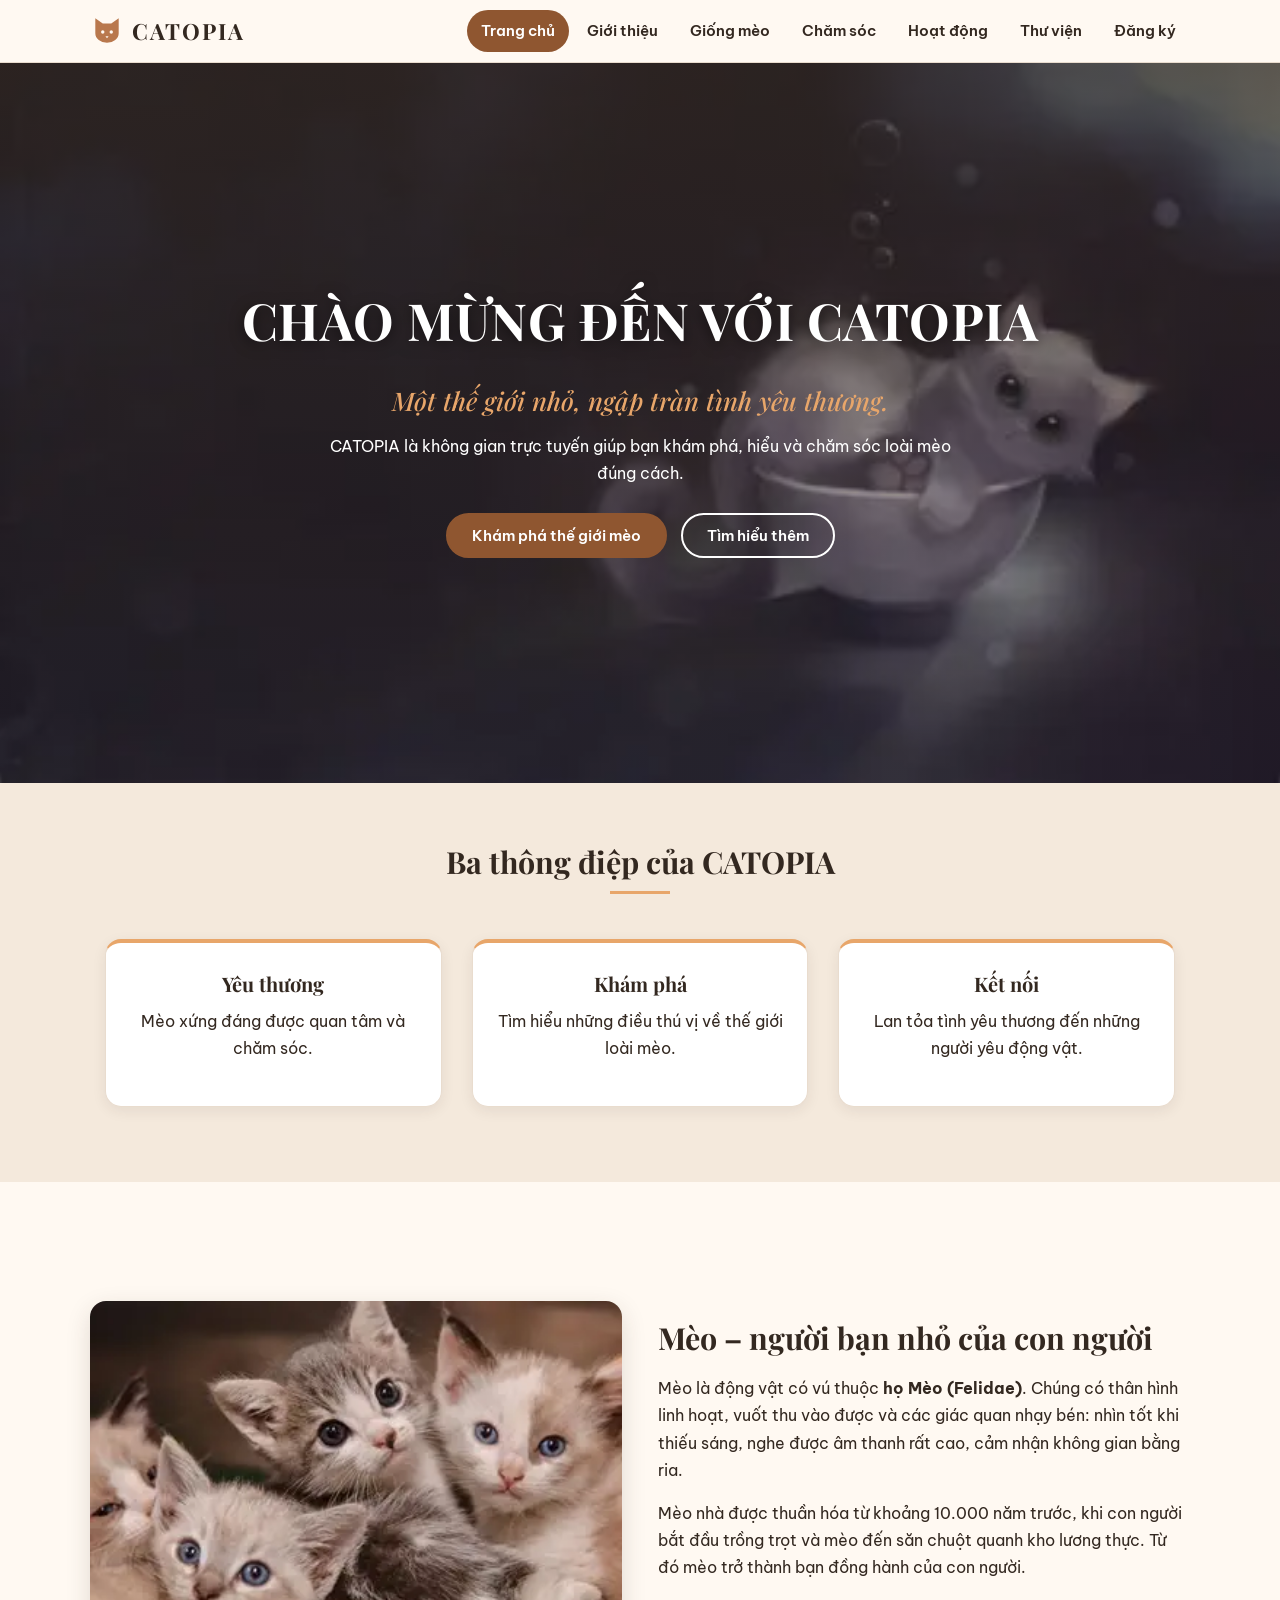
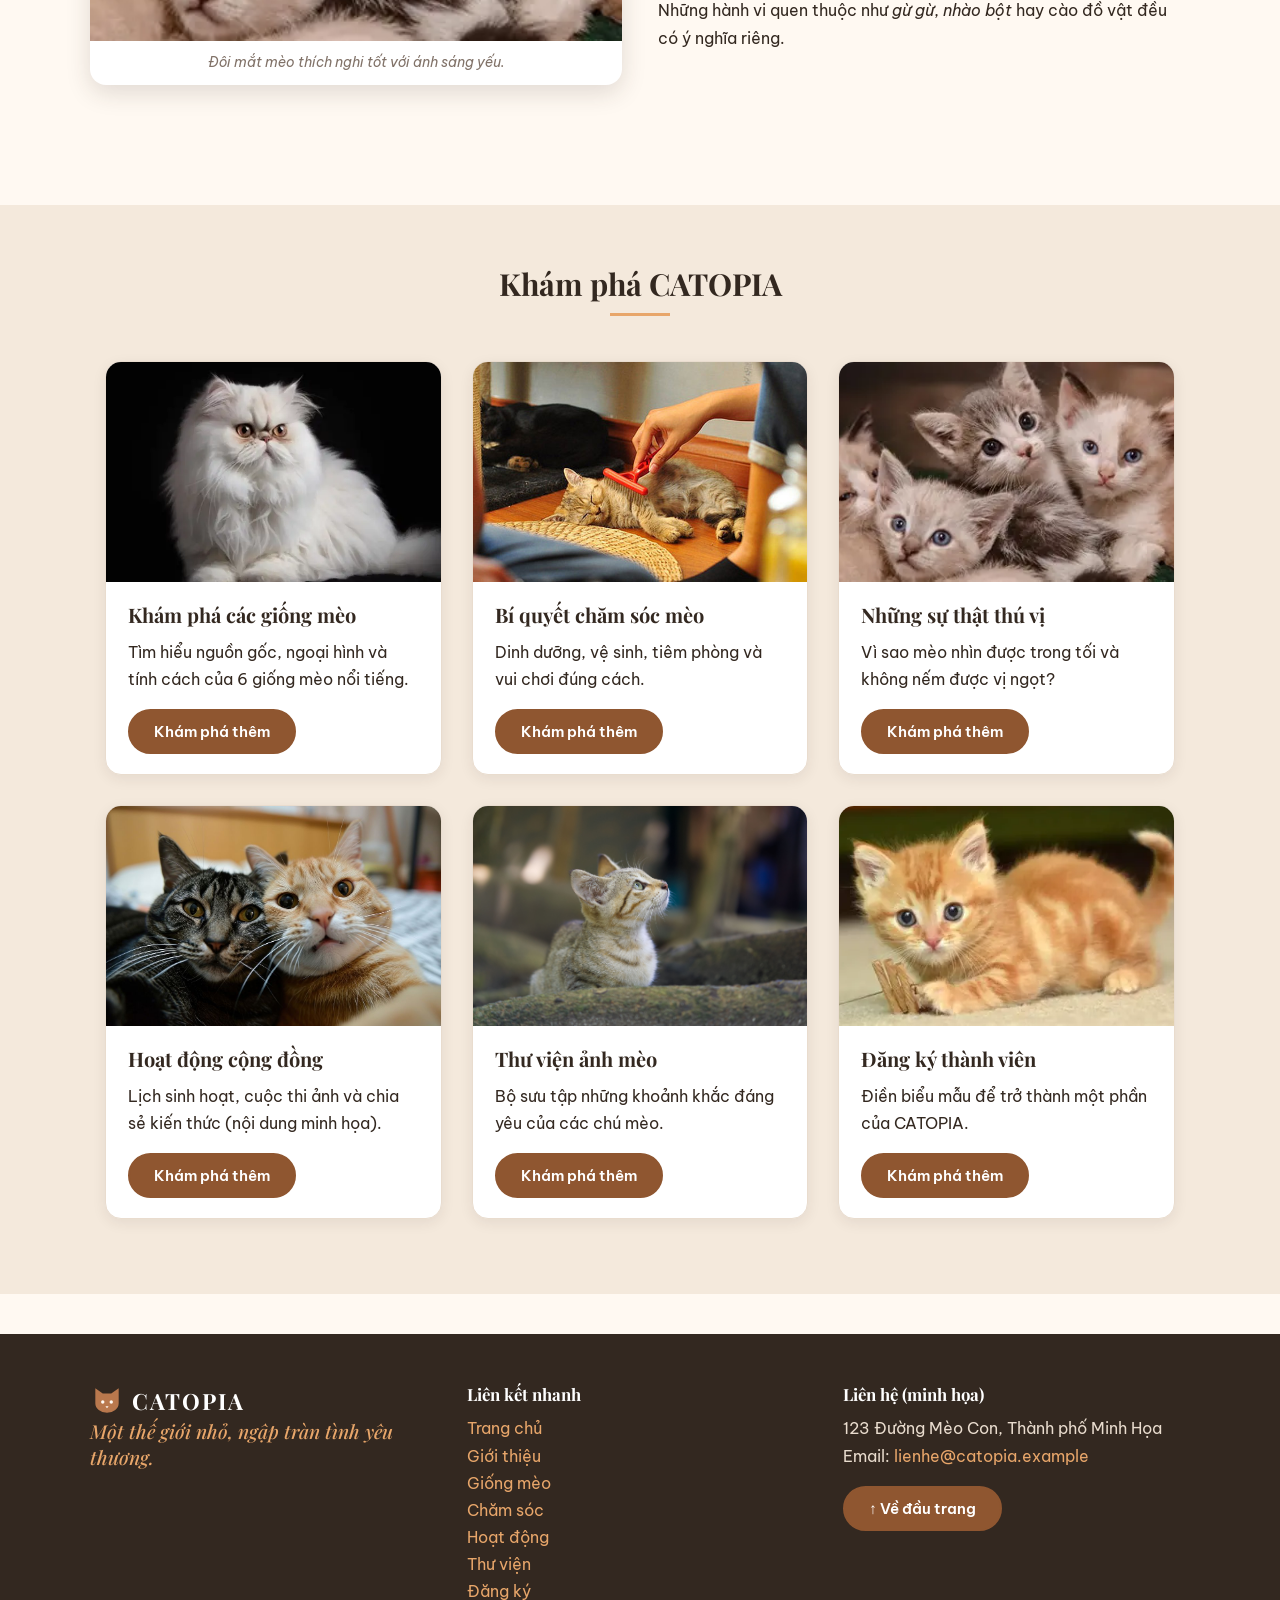
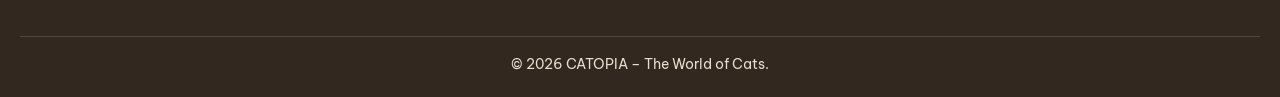
<file: index.html>
<!DOCTYPE html>
<html lang="vi">
<head>
<meta charset="UTF-8">
<meta name="viewport" content="width=device-width, initial-scale=1">
<meta name="description" content="CATOPIA: website khám phá giống mèo, cách chăm sóc, thư viện ảnh và cộng đồng yêu mèo.">
<title>CATOPIA – Thế giới loài mèo</title>
<link rel="preconnect" href="https://fonts.googleapis.com">
<link rel="stylesheet" href="https://fonts.googleapis.com/css2?family=Be+Vietnam+Pro:wght@400;600&family=Playfair+Display:ital,wght@0,600;0,700;1,500&display=swap">
<link rel="stylesheet" href="style.css">
</head>
<body id="top">
<header class="site-header"><div class="bar"><a class="logo" href="index.html"><svg viewBox="0 0 32 32" width="34" height="34" aria-hidden="true"><path d="M5 4l7 5h8l7-5v14a11 9 0 0 1-22 0z" fill="#B9784D"/><circle cx="12" cy="17" r="1.6" fill="#FFF9F2"/><circle cx="20" cy="17" r="1.6" fill="#FFF9F2"/><path d="M14.5 21h3L16 22.8z" fill="#FFF9F2"/></svg><span>CATOPIA</span></a><button class="menu-btn" type="button" aria-label="Mở menu" aria-expanded="false">☰</button><nav aria-label="Menu chính"><ul><li><a href="index.html" class="active" aria-current="page">Trang chủ</a></li><li><a href="about.html">Giới thiệu</a></li><li><a href="breeds.html">Giống mèo</a></li><li><a href="care.html">Chăm sóc</a></li><li><a href="activities.html">Hoạt động</a></li><li><a href="gallery.html">Thư viện</a></li><li><a href="register.html">Đăng ký</a></li></ul></nav></div></header>
<main>
<section class="hero"><h1 id="main-title">CHÀO MỪNG ĐẾN VỚI CATOPIA</h1><p class="slogan">Một thế giới nhỏ, ngập tràn tình yêu thương.</p><p>CATOPIA là không gian trực tuyến giúp bạn khám phá, hiểu và chăm sóc loài mèo đúng cách.</p><div class="cta"><a class="btn" href="breeds.html">Khám phá thế giới mèo</a><a class="btn ghost" href="about.html">Tìm hiểu thêm</a></div></section><section class="alt"><div class="section"><h2 class="section-title">Ba thông điệp của CATOPIA</h2><div class="row"><div class="block_3"><div class="card slogan-card"><h3>Yêu thương</h3><p>Mèo xứng đáng được quan tâm và chăm sóc.</p></div></div><div class="block_3"><div class="card slogan-card"><h3>Khám phá</h3><p>Tìm hiểu những điều thú vị về thế giới loài mèo.</p></div></div><div class="block_3"><div class="card slogan-card"><h3>Kết nối</h3><p>Lan tỏa tình yêu thương đến những người yêu động vật.</p></div></div></div></div></section><section class="section"><div class="split"><figure class="photo"><img src="images/cat-hero.jpg" alt="Chú mèo nhìn thẳng vào ống kính" loading="lazy"><figcaption>Đôi mắt mèo thích nghi tốt với ánh sáng yếu.</figcaption></figure><div><h2>Mèo – người bạn nhỏ của con người</h2><p>Mèo là động vật có vú thuộc <strong>họ Mèo (Felidae)</strong>. Chúng có thân hình linh hoạt, vuốt thu vào được và các giác quan nhạy bén: nhìn tốt khi thiếu sáng, nghe được âm thanh rất cao, cảm nhận không gian bằng ria.</p><p>Mèo nhà được thuần hóa từ khoảng 10.000 năm trước, khi con người bắt đầu trồng trọt và mèo đến săn chuột quanh kho lương thực. Từ đó mèo trở thành bạn đồng hành của con người.</p><p>Những hành vi quen thuộc như <em>gừ gừ</em>, <em>nhào bột</em> hay cào đồ vật đều có ý nghĩa riêng.</p></div></div></section><section class="alt"><div class="section"><h2 class="section-title">Khám phá CATOPIA</h2><div class="row"><div class="block_3"><article class="card"><img src="images/cat-persian.jpg" alt="Mèo Ba Tư lông dài" loading="lazy"><div class="body"><h3>Khám phá các giống mèo</h3><p>Tìm hiểu nguồn gốc, ngoại hình và tính cách của 6 giống mèo nổi tiếng.</p><a class="btn" href="breeds.html">Khám phá thêm</a></div></article></div><div class="block_3"><article class="card"><img src="images/cat-care.jpg" alt="Mèo được chăm sóc" loading="lazy"><div class="body"><h3>Bí quyết chăm sóc mèo</h3><p>Dinh dưỡng, vệ sinh, tiêm phòng và vui chơi đúng cách.</p><a class="btn" href="care.html">Khám phá thêm</a></div></article></div><div class="block_3"><article class="card"><img src="images/cat-hero.jpg" alt="Mèo tò mò nhìn ống kính" loading="lazy"><div class="body"><h3>Những sự thật thú vị</h3><p>Vì sao mèo nhìn được trong tối và không nếm được vị ngọt?</p><a class="btn" href="about.html#giac-quan">Khám phá thêm</a></div></article></div><div class="block_3"><article class="card"><img src="images/cat-08.jpg" alt="Mèo bên cạnh người bạn đồng hành" loading="lazy"><div class="body"><h3>Hoạt động cộng đồng</h3><p>Lịch sinh hoạt, cuộc thi ảnh và chia sẻ kiến thức (nội dung minh họa).</p><a class="btn" href="activities.html">Khám phá thêm</a></div></article></div><div class="block_3"><article class="card"><img src="images/cat-01.jpg" alt="Mèo nhìn tò mò trong thư viện ảnh" loading="lazy"><div class="body"><h3>Thư viện ảnh mèo</h3><p>Bộ sưu tập những khoảnh khắc đáng yêu của các chú mèo.</p><a class="btn" href="gallery.html">Khám phá thêm</a></div></article></div><div class="block_3"><article class="card"><img src="images/cat-05.jpg" alt="Chú mèo con chào đón thành viên mới" loading="lazy"><div class="body"><h3>Đăng ký thành viên</h3><p>Điền biểu mẫu để trở thành một phần của CATOPIA.</p><a class="btn" href="register.html">Khám phá thêm</a></div></article></div></div></div></section>
</main>
<footer class="site-footer"><div class="bar cols"><div><a class="logo" href="index.html"><svg viewBox="0 0 32 32" width="34" height="34" aria-hidden="true"><path d="M5 4l7 5h8l7-5v14a11 9 0 0 1-22 0z" fill="#B9784D"/><circle cx="12" cy="17" r="1.6" fill="#FFF9F2"/><circle cx="20" cy="17" r="1.6" fill="#FFF9F2"/><path d="M14.5 21h3L16 22.8z" fill="#FFF9F2"/></svg><span>CATOPIA</span></a><p class="slogan">Một thế giới nhỏ, ngập tràn tình yêu thương.</p></div><div><h3>Liên kết nhanh</h3><ul><li><a href="index.html">Trang chủ</a></li><li><a href="about.html">Giới thiệu</a></li><li><a href="breeds.html">Giống mèo</a></li><li><a href="care.html">Chăm sóc</a></li><li><a href="activities.html">Hoạt động</a></li><li><a href="gallery.html">Thư viện</a></li><li><a href="register.html">Đăng ký</a></li></ul></div><div><h3>Liên hệ (minh họa)</h3><p>123 Đường Mèo Con, Thành phố Minh Họa<br>Email: <a href="mailto:lienhe@catopia.example">lienhe@catopia.example</a></p><a class="btn" href="#top">↑ Về đầu trang</a></div></div><p class="copy">© 2026 CATOPIA – The World of Cats.</p></footer>
<script>
var b=document.querySelector('.menu-btn'),n=document.querySelector('nav');b.addEventListener('click',function(){var o=n.classList.toggle('open');b.setAttribute('aria-expanded',o);});
</script>
</body>
</html>
</file>
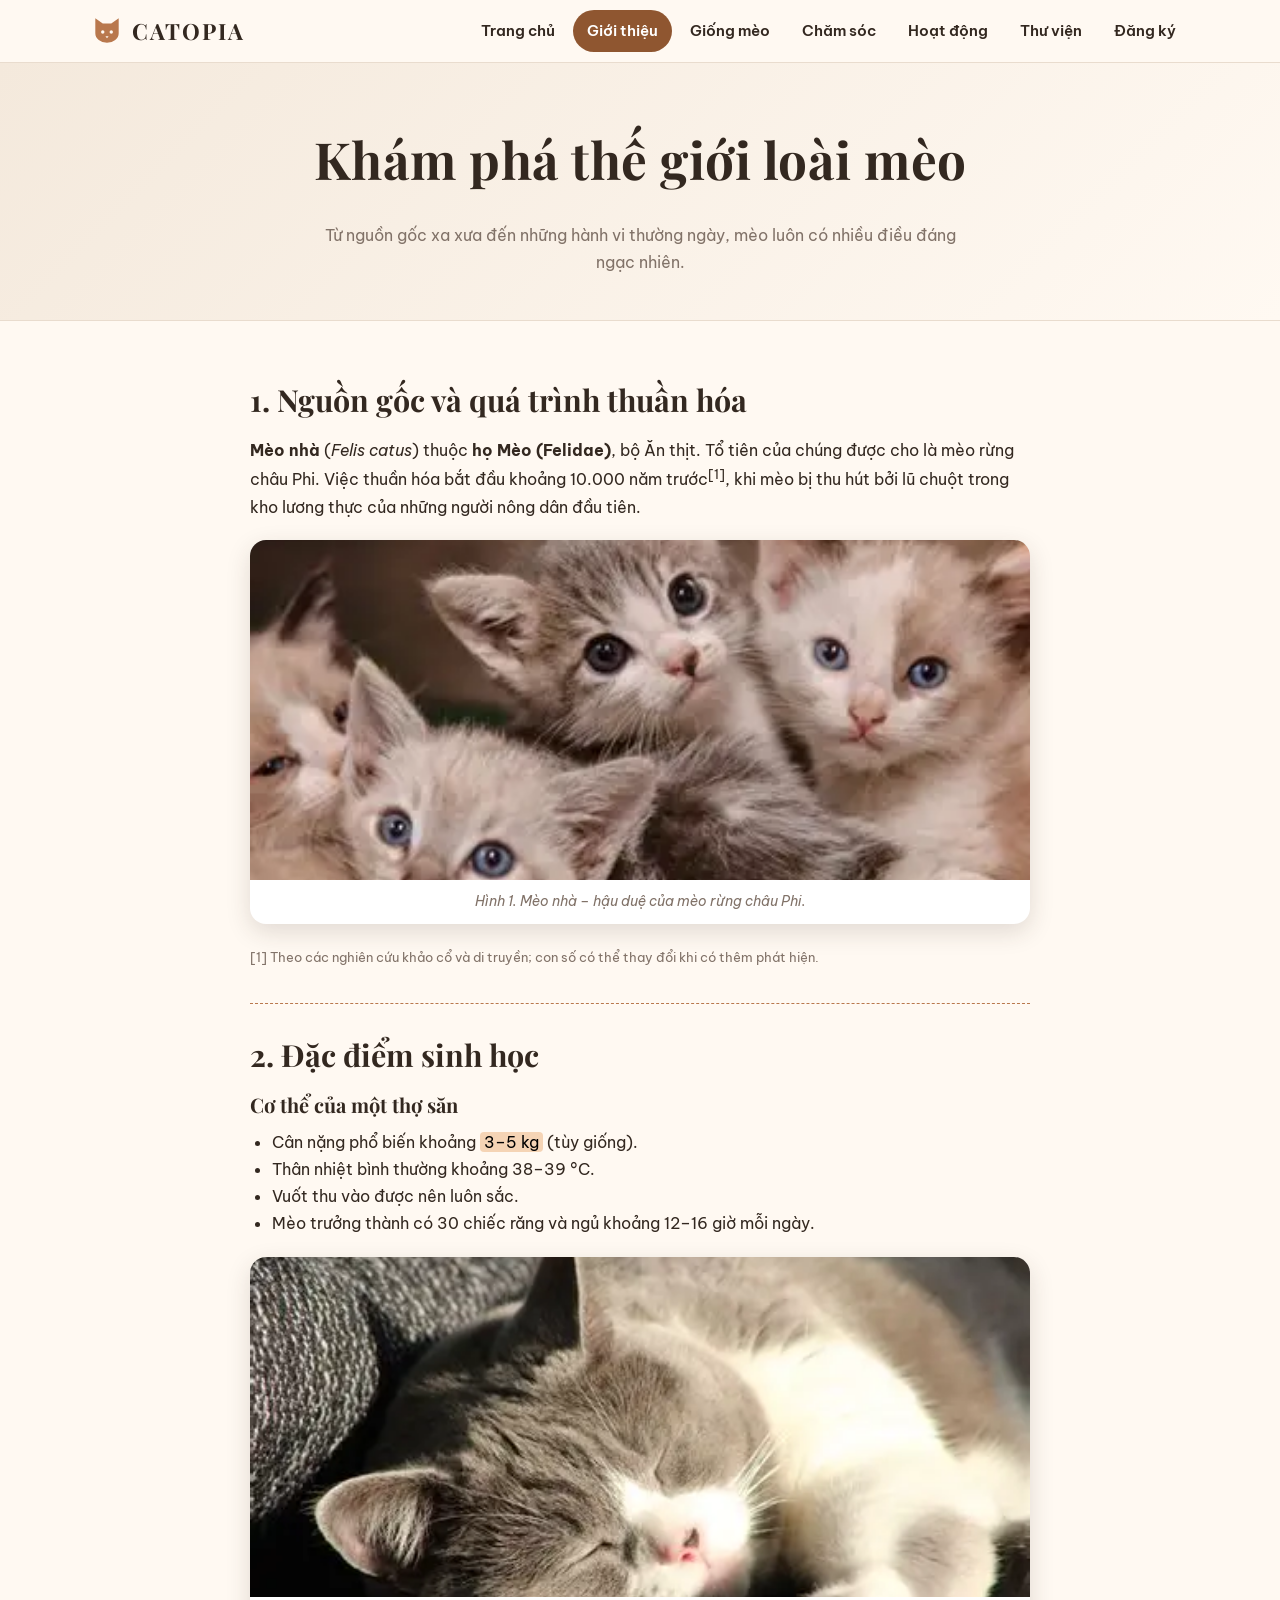
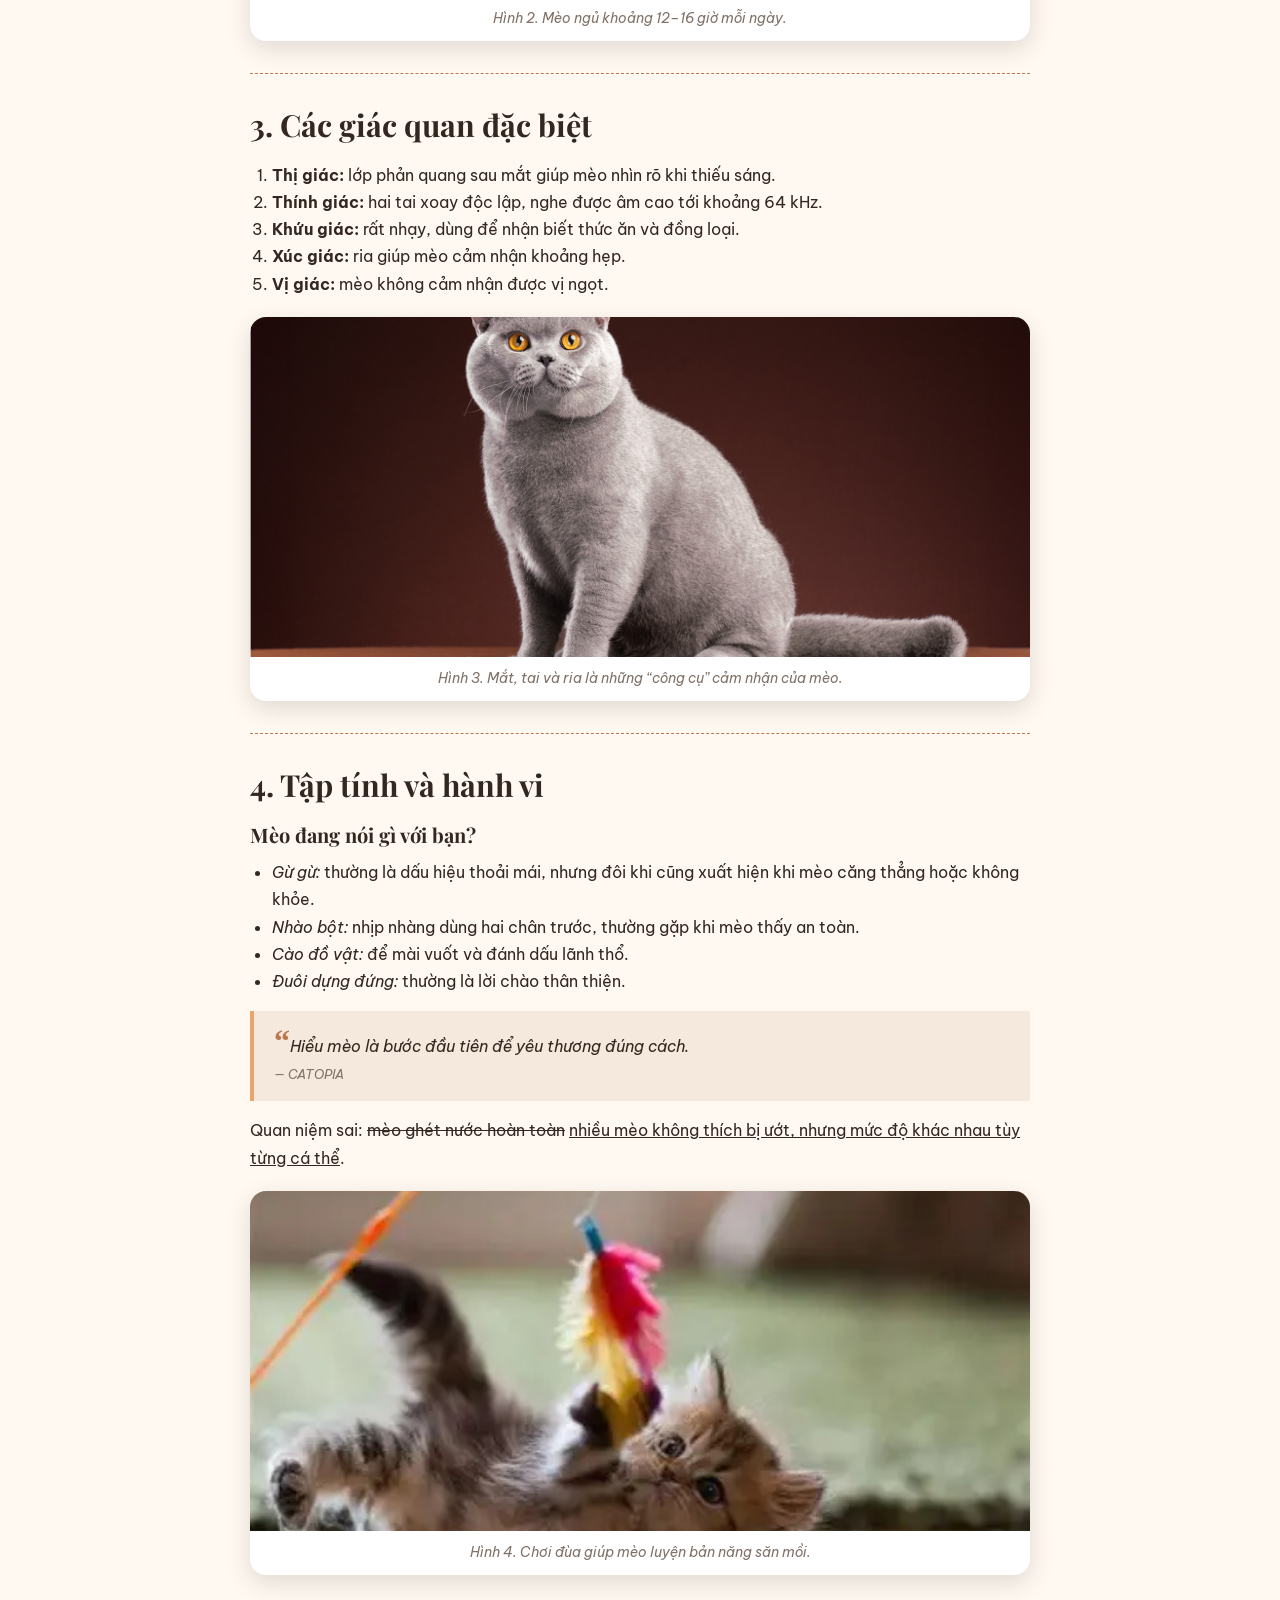
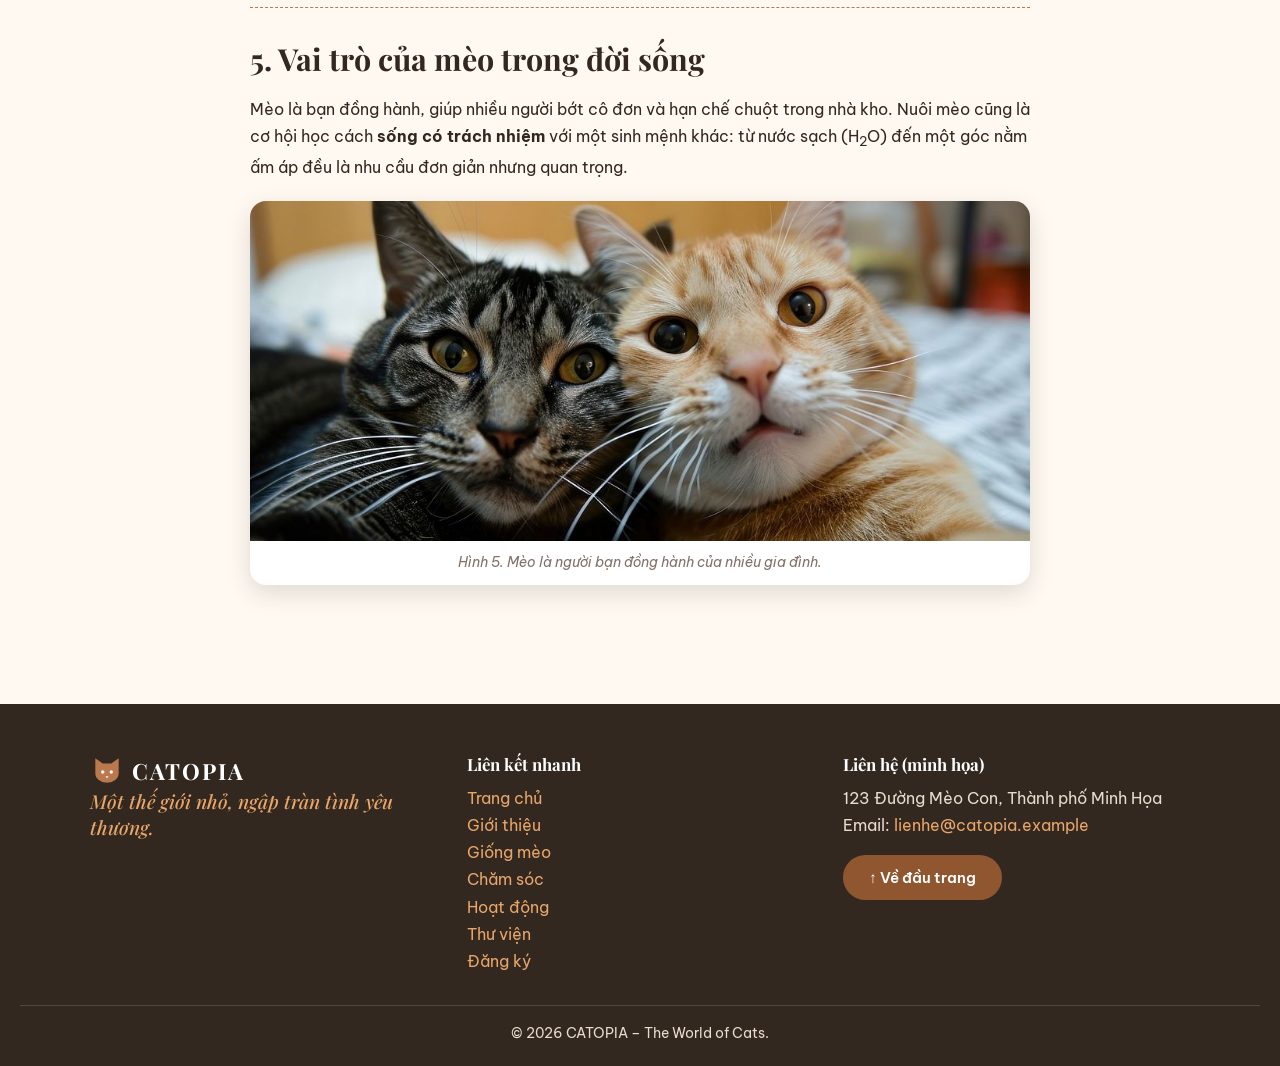
<file: about.html>
<!DOCTYPE html>
<html lang="vi">
<head>
<meta charset="UTF-8">
<meta name="viewport" content="width=device-width, initial-scale=1">
<meta name="description" content="Nguồn gốc, đặc điểm sinh học, giác quan và tập tính của loài mèo.">
<title>Giới thiệu – Khám phá thế giới loài mèo | CATOPIA</title>
<link rel="preconnect" href="https://fonts.googleapis.com">
<link rel="stylesheet" href="https://fonts.googleapis.com/css2?family=Be+Vietnam+Pro:wght@400;600&family=Playfair+Display:ital,wght@0,600;0,700;1,500&display=swap">
<link rel="stylesheet" href="style.css">
</head>
<body id="top">
<header class="site-header"><div class="bar"><a class="logo" href="index.html"><svg viewBox="0 0 32 32" width="34" height="34" aria-hidden="true"><path d="M5 4l7 5h8l7-5v14a11 9 0 0 1-22 0z" fill="#B9784D"/><circle cx="12" cy="17" r="1.6" fill="#FFF9F2"/><circle cx="20" cy="17" r="1.6" fill="#FFF9F2"/><path d="M14.5 21h3L16 22.8z" fill="#FFF9F2"/></svg><span>CATOPIA</span></a><button class="menu-btn" type="button" aria-label="Mở menu" aria-expanded="false">☰</button><nav aria-label="Menu chính"><ul><li><a href="index.html">Trang chủ</a></li><li><a href="about.html" class="active" aria-current="page">Giới thiệu</a></li><li><a href="breeds.html">Giống mèo</a></li><li><a href="care.html">Chăm sóc</a></li><li><a href="activities.html">Hoạt động</a></li><li><a href="gallery.html">Thư viện</a></li><li><a href="register.html">Đăng ký</a></li></ul></nav></div></header>
<main>
<section class="page-head"><h1 id="main-title">Khám phá thế giới loài mèo</h1><p>Từ nguồn gốc xa xưa đến những hành vi thường ngày, mèo luôn có nhiều điều đáng ngạc nhiên.</p></section><article class="section prose"><section id="nguon-goc"><h2>1. Nguồn gốc và quá trình thuần hóa</h2><p><b>Mèo nhà</b> (<i>Felis catus</i>) thuộc <strong>họ Mèo (Felidae)</strong>, bộ Ăn thịt. Tổ tiên của chúng được cho là mèo rừng châu Phi. Việc thuần hóa bắt đầu khoảng 10.000 năm trước<sup>[1]</sup>, khi mèo bị thu hút bởi lũ chuột trong kho lương thực của những người nông dân đầu tiên.</p><figure class="photo"><img src="images/cat-hero.jpg" alt="Mèo nhà đang quan sát xung quanh" loading="lazy"><figcaption>Hình 1. Mèo nhà – hậu duệ của mèo rừng châu Phi.</figcaption></figure><small>[1] Theo các nghiên cứu khảo cổ và di truyền; con số có thể thay đổi khi có thêm phát hiện.</small></section><hr><section id="sinh-hoc"><h2>2. Đặc điểm sinh học</h2><h3>Cơ thể của một thợ săn</h3><ul><li>Cân nặng phổ biến khoảng <mark>3–5 kg</mark> (tùy giống).</li><li>Thân nhiệt bình thường khoảng 38–39 °C.</li><li>Vuốt thu vào được nên luôn sắc.</li><li>Mèo trưởng thành có 30 chiếc răng và ngủ khoảng 12–16 giờ mỗi ngày.</li></ul><figure class="photo"><img src="images/cat-02.jpg" alt="Chú mèo đang ngủ say" loading="lazy"><figcaption>Hình 2. Mèo ngủ khoảng 12–16 giờ mỗi ngày.</figcaption></figure></section><hr><section id="giac-quan"><h2>3. Các giác quan đặc biệt</h2><ol><li><strong>Thị giác:</strong> lớp phản quang sau mắt giúp mèo nhìn rõ khi thiếu sáng.</li><li><strong>Thính giác:</strong> hai tai xoay độc lập, nghe được âm cao tới khoảng 64 kHz.</li><li><strong>Khứu giác:</strong> rất nhạy, dùng để nhận biết thức ăn và đồng loại.</li><li><strong>Xúc giác:</strong> ria giúp mèo cảm nhận khoảng hẹp.</li><li><strong>Vị giác:</strong> mèo không cảm nhận được vị ngọt.</li></ol><figure class="photo"><img src="images/cat-british.jpg" alt="Gương mặt mèo cận cảnh với đôi mắt và ria" loading="lazy"><figcaption>Hình 3. Mắt, tai và ria là những “công cụ” cảm nhận của mèo.</figcaption></figure></section><hr><section id="tap-tinh"><h2>4. Tập tính và hành vi</h2><h3>Mèo đang nói gì với bạn?</h3><ul><li><em>Gừ gừ:</em> thường là dấu hiệu thoải mái, nhưng đôi khi cũng xuất hiện khi mèo căng thẳng hoặc không khỏe.</li><li><em>Nhào bột:</em> nhịp nhàng dùng hai chân trước, thường gặp khi mèo thấy an toàn.</li><li><em>Cào đồ vật:</em> để mài vuốt và đánh dấu lãnh thổ.</li><li><em>Đuôi dựng đứng:</em> thường là lời chào thân thiện.</li></ul><blockquote>Hiểu mèo là bước đầu tiên để yêu thương đúng cách.<br><small>— CATOPIA</small></blockquote><p>Quan niệm sai: <del>mèo ghét nước hoàn toàn</del> <ins>nhiều mèo không thích bị ướt, nhưng mức độ khác nhau tùy từng cá thể</ins>.</p><figure class="photo"><img src="images/cat-04.jpg" alt="Mèo đang chơi đùa với đồ chơi" loading="lazy"><figcaption>Hình 4. Chơi đùa giúp mèo luyện bản năng săn mồi.</figcaption></figure></section><hr><section id="vai-tro"><h2>5. Vai trò của mèo trong đời sống</h2><p>Mèo là bạn đồng hành, giúp nhiều người bớt cô đơn và hạn chế chuột trong nhà kho. Nuôi mèo cũng là cơ hội học cách <strong>sống có trách nhiệm</strong> với một sinh mệnh khác: từ nước sạch (H<sub>2</sub>O) đến một góc nằm ấm áp đều là nhu cầu đơn giản nhưng quan trọng.</p><figure class="photo"><img src="images/cat-08.jpg" alt="Mèo ngồi cạnh con người" loading="lazy"><figcaption>Hình 5. Mèo là người bạn đồng hành của nhiều gia đình.</figcaption></figure></section></article>
</main>
<footer class="site-footer"><div class="bar cols"><div><a class="logo" href="index.html"><svg viewBox="0 0 32 32" width="34" height="34" aria-hidden="true"><path d="M5 4l7 5h8l7-5v14a11 9 0 0 1-22 0z" fill="#B9784D"/><circle cx="12" cy="17" r="1.6" fill="#FFF9F2"/><circle cx="20" cy="17" r="1.6" fill="#FFF9F2"/><path d="M14.5 21h3L16 22.8z" fill="#FFF9F2"/></svg><span>CATOPIA</span></a><p class="slogan">Một thế giới nhỏ, ngập tràn tình yêu thương.</p></div><div><h3>Liên kết nhanh</h3><ul><li><a href="index.html">Trang chủ</a></li><li><a href="about.html">Giới thiệu</a></li><li><a href="breeds.html">Giống mèo</a></li><li><a href="care.html">Chăm sóc</a></li><li><a href="activities.html">Hoạt động</a></li><li><a href="gallery.html">Thư viện</a></li><li><a href="register.html">Đăng ký</a></li></ul></div><div><h3>Liên hệ (minh họa)</h3><p>123 Đường Mèo Con, Thành phố Minh Họa<br>Email: <a href="mailto:lienhe@catopia.example">lienhe@catopia.example</a></p><a class="btn" href="#top">↑ Về đầu trang</a></div></div><p class="copy">© 2026 CATOPIA – The World of Cats.</p></footer>
<script>
var b=document.querySelector('.menu-btn'),n=document.querySelector('nav');b.addEventListener('click',function(){var o=n.classList.toggle('open');b.setAttribute('aria-expanded',o);});
</script>
</body>
</html>
</file>
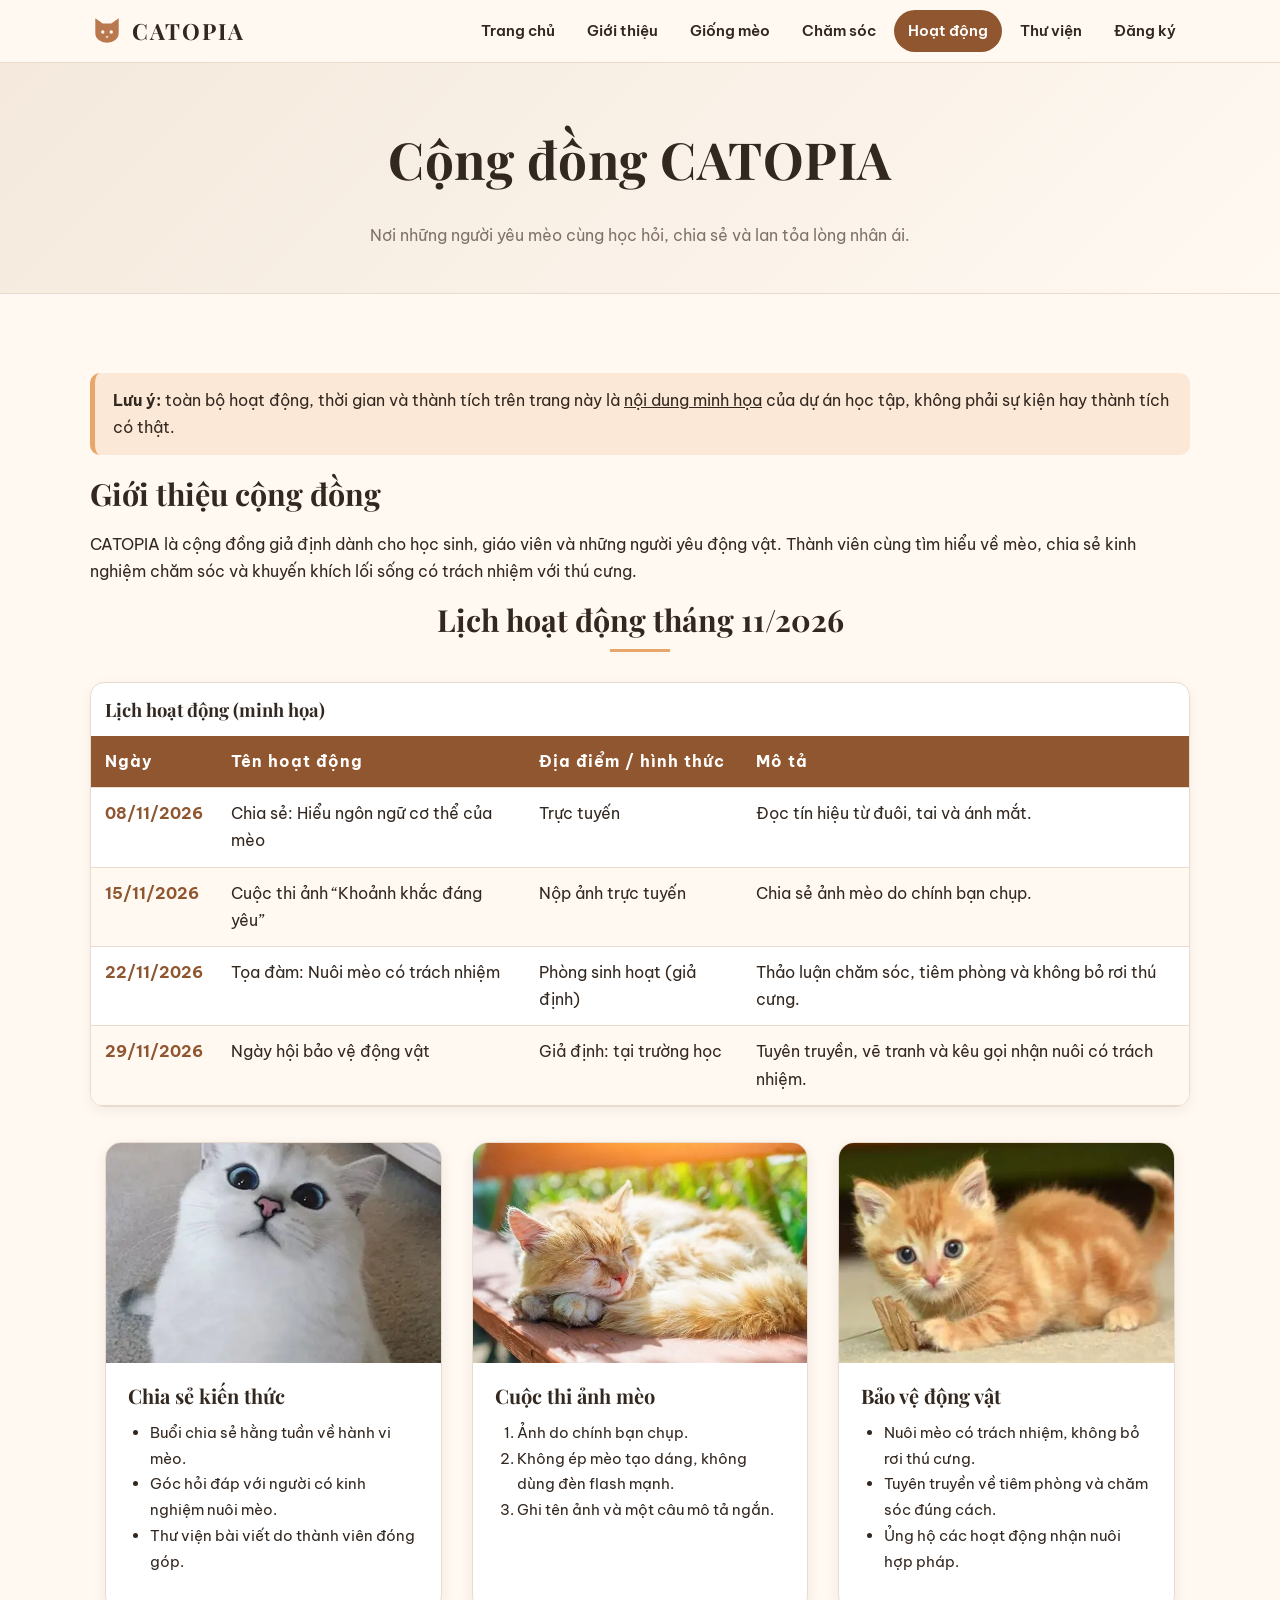
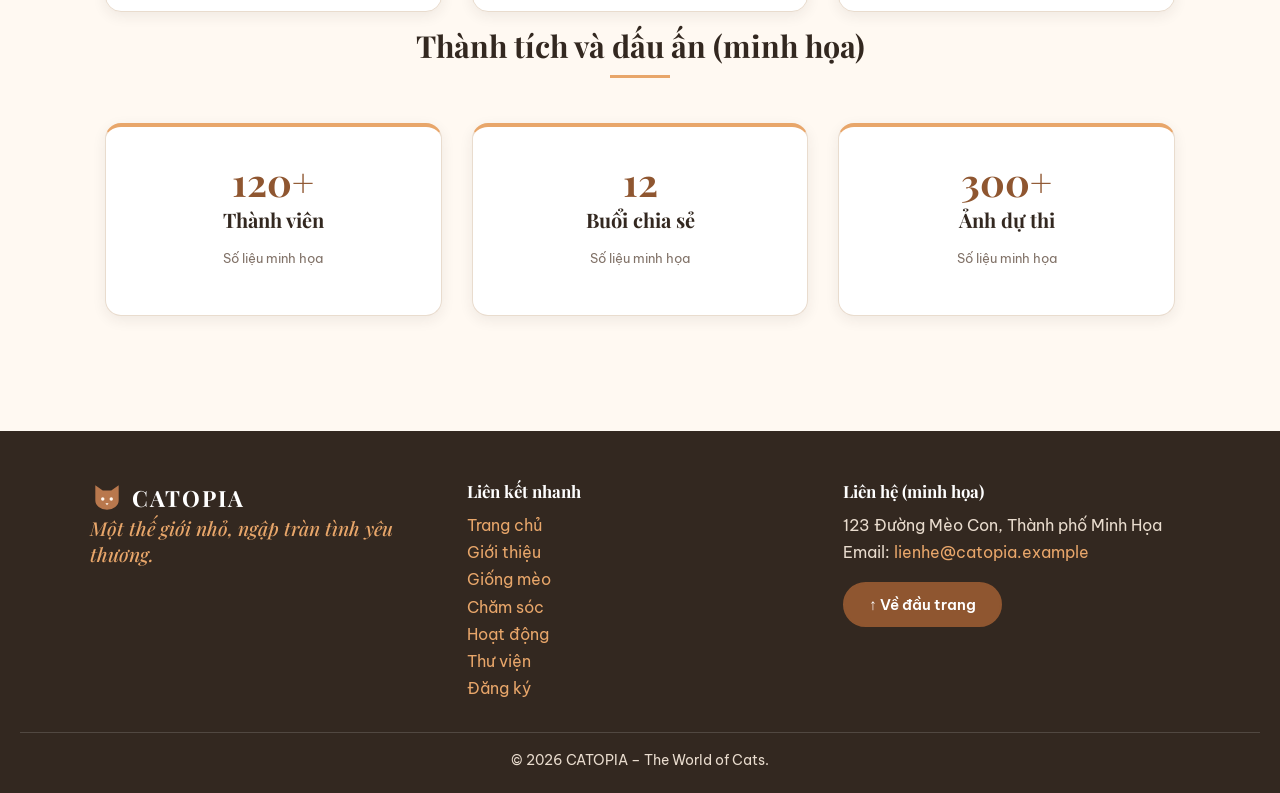
<file: activities.html>
<!DOCTYPE html>
<html lang="vi">
<head>
<meta charset="UTF-8">
<meta name="viewport" content="width=device-width, initial-scale=1">
<meta name="description" content="Lịch hoạt động, cuộc thi ảnh và các hoạt động bảo vệ động vật của cộng đồng CATOPIA (nội dung minh họa).">
<title>Cộng đồng CATOPIA | Hoạt động</title>
<link rel="preconnect" href="https://fonts.googleapis.com">
<link rel="stylesheet" href="https://fonts.googleapis.com/css2?family=Be+Vietnam+Pro:wght@400;600&family=Playfair+Display:ital,wght@0,600;0,700;1,500&display=swap">
<link rel="stylesheet" href="style.css">
</head>
<body id="top">
<header class="site-header"><div class="bar"><a class="logo" href="index.html"><svg viewBox="0 0 32 32" width="34" height="34" aria-hidden="true"><path d="M5 4l7 5h8l7-5v14a11 9 0 0 1-22 0z" fill="#B9784D"/><circle cx="12" cy="17" r="1.6" fill="#FFF9F2"/><circle cx="20" cy="17" r="1.6" fill="#FFF9F2"/><path d="M14.5 21h3L16 22.8z" fill="#FFF9F2"/></svg><span>CATOPIA</span></a><button class="menu-btn" type="button" aria-label="Mở menu" aria-expanded="false">☰</button><nav aria-label="Menu chính"><ul><li><a href="index.html">Trang chủ</a></li><li><a href="about.html">Giới thiệu</a></li><li><a href="breeds.html">Giống mèo</a></li><li><a href="care.html">Chăm sóc</a></li><li><a href="activities.html" class="active" aria-current="page">Hoạt động</a></li><li><a href="gallery.html">Thư viện</a></li><li><a href="register.html">Đăng ký</a></li></ul></nav></div></header>
<main>
<section class="page-head"><h1 id="main-title">Cộng đồng CATOPIA</h1><p>Nơi những người yêu mèo cùng học hỏi, chia sẻ và lan tỏa lòng nhân ái.</p></section><div class="section"><aside class="note"><p><strong>Lưu ý:</strong> toàn bộ hoạt động, thời gian và thành tích trên trang này là <u>nội dung minh họa</u> của dự án học tập, không phải sự kiện hay thành tích có thật.</p></aside><h2>Giới thiệu cộng đồng</h2><p>CATOPIA là cộng đồng giả định dành cho học sinh, giáo viên và những người yêu động vật. Thành viên cùng tìm hiểu về mèo, chia sẻ kinh nghiệm chăm sóc và khuyến khích lối sống có trách nhiệm với thú cưng.</p><h2 class="section-title">Lịch hoạt động tháng 11/2026</h2><div class="table-wrap"><table><caption>Lịch hoạt động (minh họa)</caption><thead><tr><th scope="col">Ngày</th><th scope="col">Tên hoạt động</th><th scope="col">Địa điểm / hình thức</th><th scope="col">Mô tả</th></tr></thead><tbody><tr><th scope="row">08/11/2026</th><td>Chia sẻ: Hiểu ngôn ngữ cơ thể của mèo</td><td>Trực tuyến</td><td>Đọc tín hiệu từ đuôi, tai và ánh mắt.</td></tr><tr><th scope="row">15/11/2026</th><td>Cuộc thi ảnh “Khoảnh khắc đáng yêu”</td><td>Nộp ảnh trực tuyến</td><td>Chia sẻ ảnh mèo do chính bạn chụp.</td></tr><tr><th scope="row">22/11/2026</th><td>Tọa đàm: Nuôi mèo có trách nhiệm</td><td>Phòng sinh hoạt (giả định)</td><td>Thảo luận chăm sóc, tiêm phòng và không bỏ rơi thú cưng.</td></tr><tr><th scope="row">29/11/2026</th><td>Ngày hội bảo vệ động vật</td><td>Giả định: tại trường học</td><td>Tuyên truyền, vẽ tranh và kêu gọi nhận nuôi có trách nhiệm.</td></tr></tbody></table></div><div class="row"><div class="block_3"><article class="card"><img src="images/cat-06.jpg" alt="Cận cảnh đôi mắt của một chú mèo" loading="lazy"><div class="body"><h3>Chia sẻ kiến thức</h3><ul><li>Buổi chia sẻ hằng tuần về hành vi mèo.</li><li>Góc hỏi đáp với người có kinh nghiệm nuôi mèo.</li><li>Thư viện bài viết do thành viên đóng góp.</li></ul></div></article></div><div class="block_3"><article class="card"><img src="images/cat-07.jpg" alt="Mèo sưởi nắng buổi sáng" loading="lazy"><div class="body"><h3>Cuộc thi ảnh mèo</h3><ol><li>Ảnh do chính bạn chụp.</li><li>Không ép mèo tạo dáng, không dùng đèn flash mạnh.</li><li>Ghi tên ảnh và một câu mô tả ngắn.</li></ol></div></article></div><div class="block_3"><article class="card"><img src="images/cat-05.jpg" alt="Chú mèo con" loading="lazy"><div class="body"><h3>Bảo vệ động vật</h3><ul><li>Nuôi mèo có trách nhiệm, không bỏ rơi thú cưng.</li><li>Tuyên truyền về tiêm phòng và chăm sóc đúng cách.</li><li>Ủng hộ các hoạt động nhận nuôi hợp pháp.</li></ul></div></article></div></div><h2 class="section-title">Thành tích và dấu ấn (minh họa)</h2><div class="row"><div class="block_3"><div class="card slogan-card"><span class="num">120+</span><h3>Thành viên</h3><p><small>Số liệu minh họa</small></p></div></div><div class="block_3"><div class="card slogan-card"><span class="num">12</span><h3>Buổi chia sẻ</h3><p><small>Số liệu minh họa</small></p></div></div><div class="block_3"><div class="card slogan-card"><span class="num">300+</span><h3>Ảnh dự thi</h3><p><small>Số liệu minh họa</small></p></div></div></div></div>
</main>
<footer class="site-footer"><div class="bar cols"><div><a class="logo" href="index.html"><svg viewBox="0 0 32 32" width="34" height="34" aria-hidden="true"><path d="M5 4l7 5h8l7-5v14a11 9 0 0 1-22 0z" fill="#B9784D"/><circle cx="12" cy="17" r="1.6" fill="#FFF9F2"/><circle cx="20" cy="17" r="1.6" fill="#FFF9F2"/><path d="M14.5 21h3L16 22.8z" fill="#FFF9F2"/></svg><span>CATOPIA</span></a><p class="slogan">Một thế giới nhỏ, ngập tràn tình yêu thương.</p></div><div><h3>Liên kết nhanh</h3><ul><li><a href="index.html">Trang chủ</a></li><li><a href="about.html">Giới thiệu</a></li><li><a href="breeds.html">Giống mèo</a></li><li><a href="care.html">Chăm sóc</a></li><li><a href="activities.html">Hoạt động</a></li><li><a href="gallery.html">Thư viện</a></li><li><a href="register.html">Đăng ký</a></li></ul></div><div><h3>Liên hệ (minh họa)</h3><p>123 Đường Mèo Con, Thành phố Minh Họa<br>Email: <a href="mailto:lienhe@catopia.example">lienhe@catopia.example</a></p><a class="btn" href="#top">↑ Về đầu trang</a></div></div><p class="copy">© 2026 CATOPIA – The World of Cats.</p></footer>
<script>
var b=document.querySelector('.menu-btn'),n=document.querySelector('nav');b.addEventListener('click',function(){var o=n.classList.toggle('open');b.setAttribute('aria-expanded',o);});
</script>
</body>
</html>
</file>
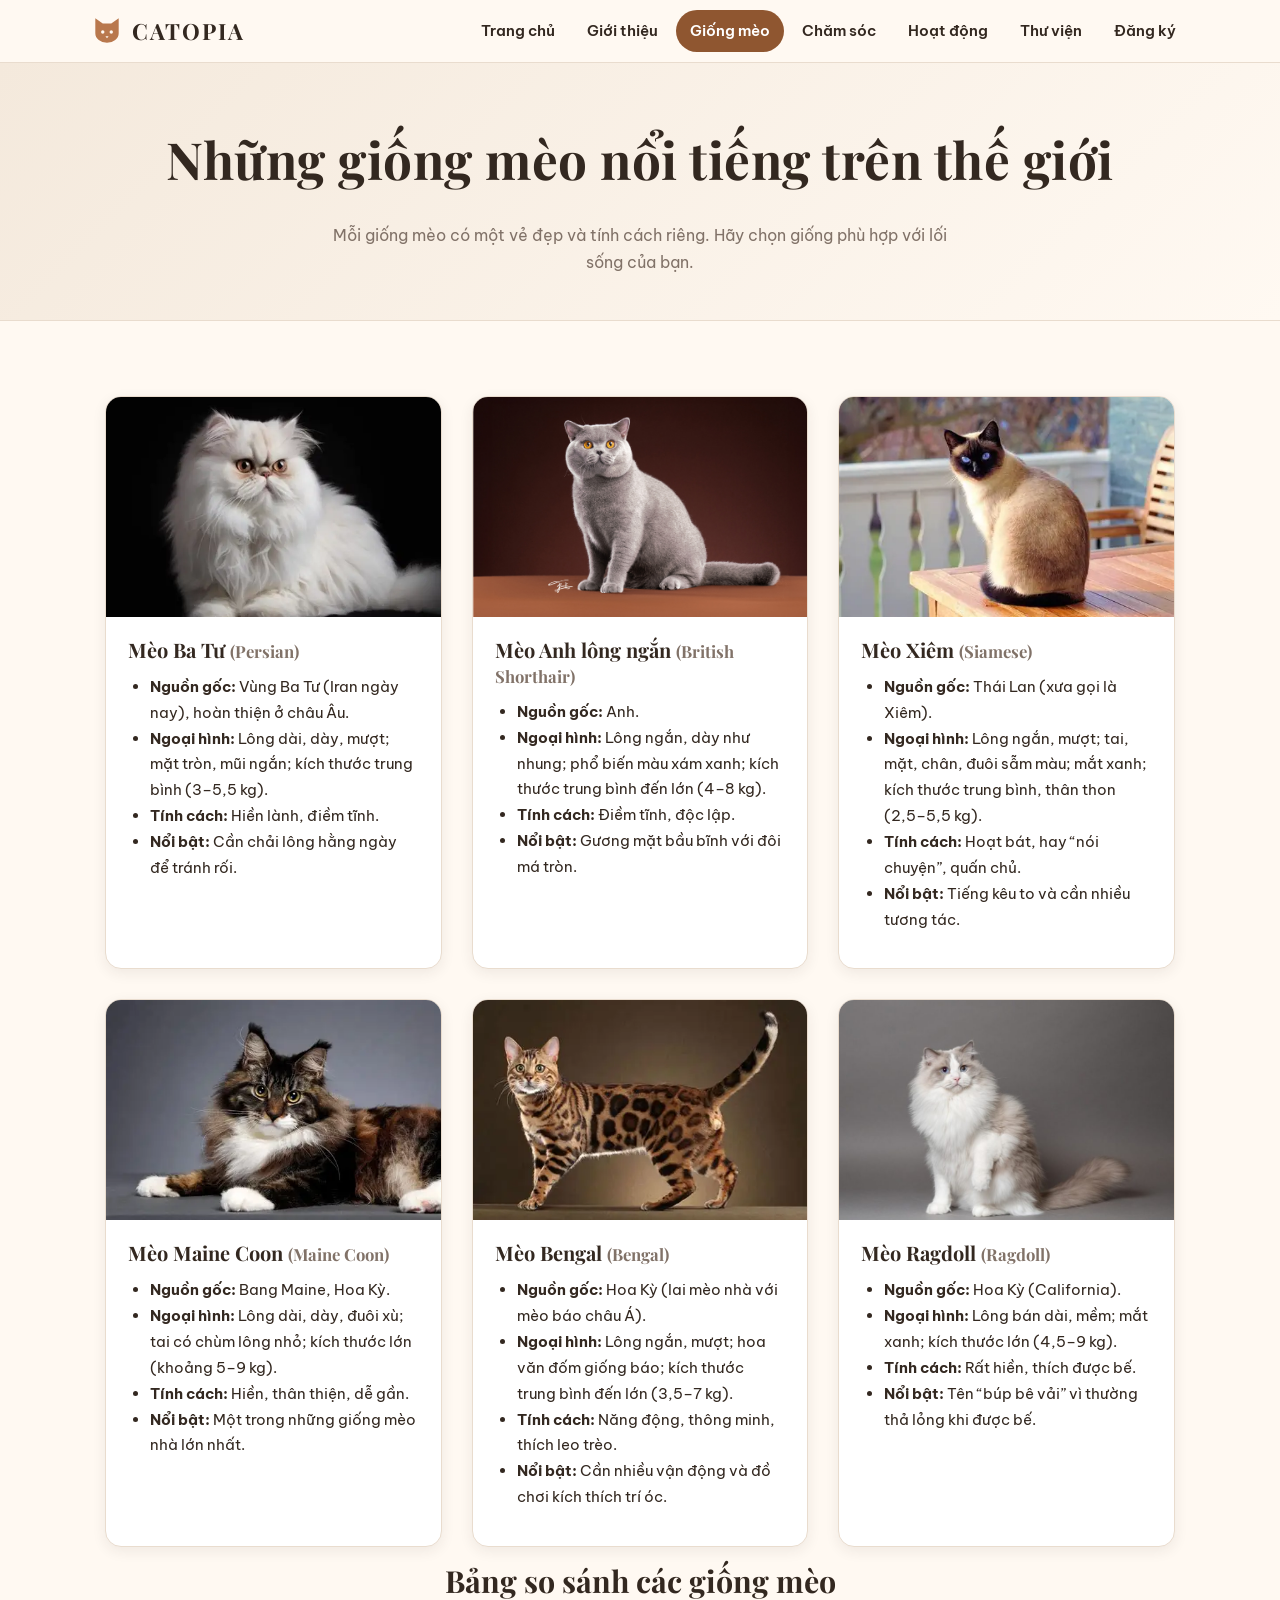
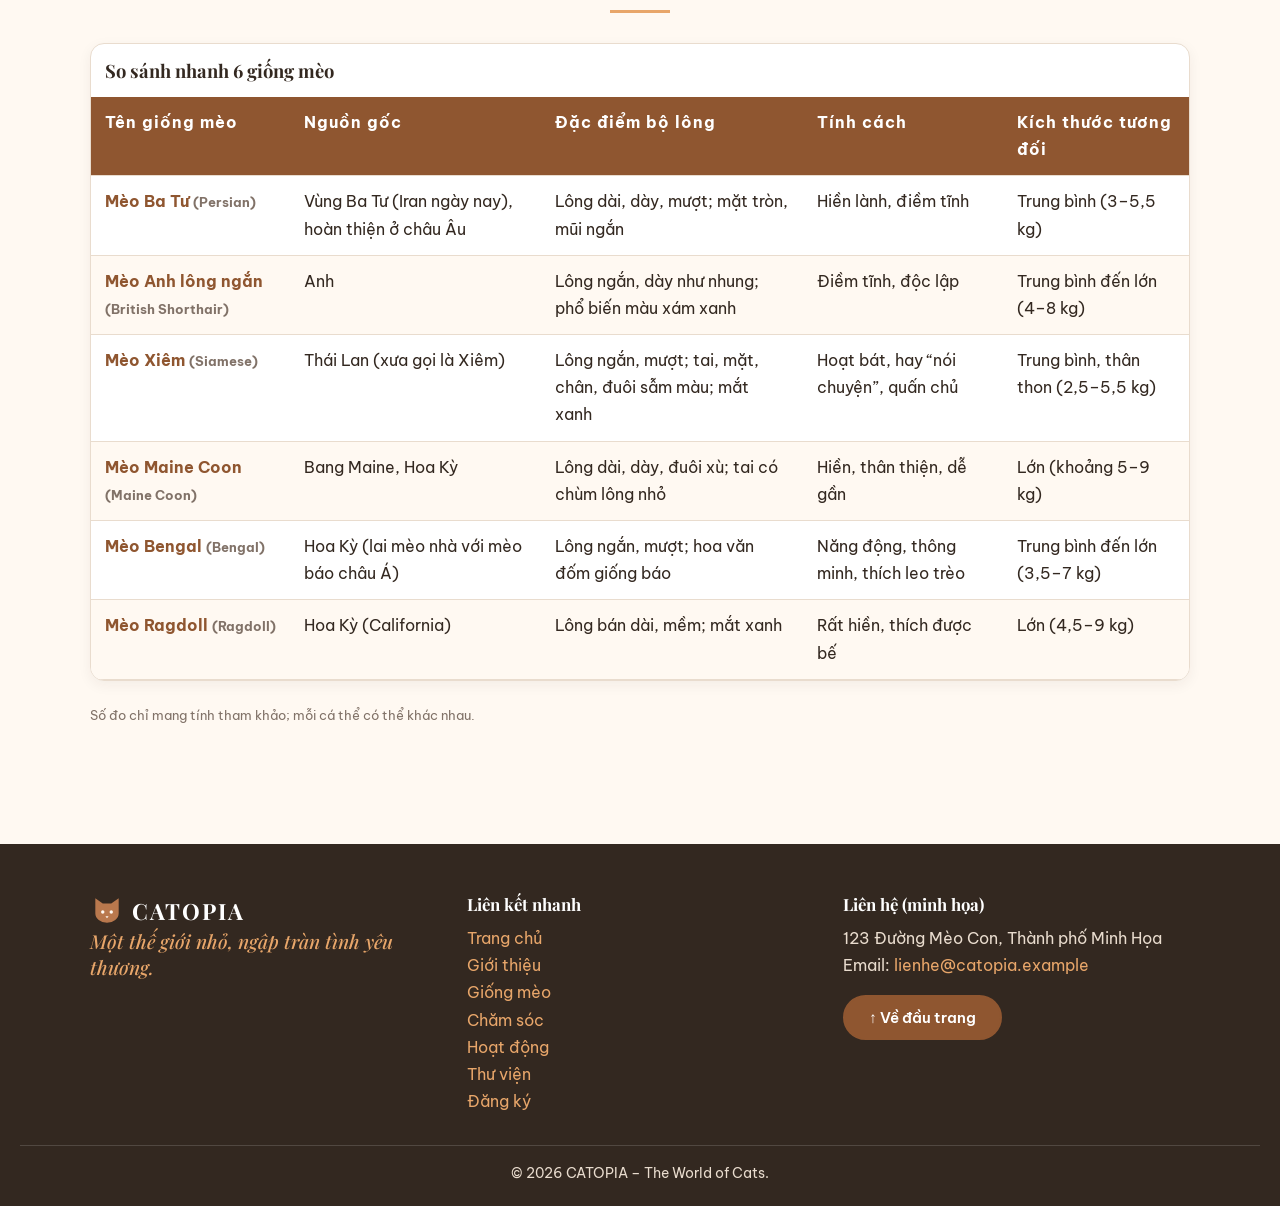
<file: breeds.html>
<!DOCTYPE html>
<html lang="vi">
<head>
<meta charset="UTF-8">
<meta name="viewport" content="width=device-width, initial-scale=1">
<meta name="description" content="Giới thiệu 6 giống mèo nổi tiếng và bảng so sánh nguồn gốc, bộ lông, tính cách, kích thước.">
<title>Các giống mèo nổi tiếng | CATOPIA</title>
<link rel="preconnect" href="https://fonts.googleapis.com">
<link rel="stylesheet" href="https://fonts.googleapis.com/css2?family=Be+Vietnam+Pro:wght@400;600&family=Playfair+Display:ital,wght@0,600;0,700;1,500&display=swap">
<link rel="stylesheet" href="style.css">
</head>
<body id="top">
<header class="site-header"><div class="bar"><a class="logo" href="index.html"><svg viewBox="0 0 32 32" width="34" height="34" aria-hidden="true"><path d="M5 4l7 5h8l7-5v14a11 9 0 0 1-22 0z" fill="#B9784D"/><circle cx="12" cy="17" r="1.6" fill="#FFF9F2"/><circle cx="20" cy="17" r="1.6" fill="#FFF9F2"/><path d="M14.5 21h3L16 22.8z" fill="#FFF9F2"/></svg><span>CATOPIA</span></a><button class="menu-btn" type="button" aria-label="Mở menu" aria-expanded="false">☰</button><nav aria-label="Menu chính"><ul><li><a href="index.html">Trang chủ</a></li><li><a href="about.html">Giới thiệu</a></li><li><a href="breeds.html" class="active" aria-current="page">Giống mèo</a></li><li><a href="care.html">Chăm sóc</a></li><li><a href="activities.html">Hoạt động</a></li><li><a href="gallery.html">Thư viện</a></li><li><a href="register.html">Đăng ký</a></li></ul></nav></div></header>
<main>
<section class="page-head"><h1 id="main-title">Những giống mèo nổi tiếng trên thế giới</h1><p>Mỗi giống mèo có một vẻ đẹp và tính cách riêng. Hãy chọn giống phù hợp với lối sống của bạn.</p></section><div class="section"><div class="row"><div class="block_3"><article class="card"><img src="images/cat-persian.jpg" alt="Ảnh Mèo Ba Tư" loading="lazy"><div class="body"><h3>Mèo Ba Tư <small>(Persian)</small></h3><ul><li><strong>Nguồn gốc:</strong> Vùng Ba Tư (Iran ngày nay), hoàn thiện ở châu Âu.</li><li><strong>Ngoại hình:</strong> Lông dài, dày, mượt; mặt tròn, mũi ngắn; kích thước trung bình (3–5,5 kg).</li><li><strong>Tính cách:</strong> Hiền lành, điềm tĩnh.</li><li><strong>Nổi bật:</strong> Cần chải lông hằng ngày để tránh rối.</li></ul></div></article></div><div class="block_3"><article class="card"><img src="images/cat-british.jpg" alt="Ảnh Mèo Anh lông ngắn" loading="lazy"><div class="body"><h3>Mèo Anh lông ngắn <small>(British Shorthair)</small></h3><ul><li><strong>Nguồn gốc:</strong> Anh.</li><li><strong>Ngoại hình:</strong> Lông ngắn, dày như nhung; phổ biến màu xám xanh; kích thước trung bình đến lớn (4–8 kg).</li><li><strong>Tính cách:</strong> Điềm tĩnh, độc lập.</li><li><strong>Nổi bật:</strong> Gương mặt bầu bĩnh với đôi má tròn.</li></ul></div></article></div><div class="block_3"><article class="card"><img src="images/cat-siamese.jpg" alt="Ảnh Mèo Xiêm" loading="lazy"><div class="body"><h3>Mèo Xiêm <small>(Siamese)</small></h3><ul><li><strong>Nguồn gốc:</strong> Thái Lan (xưa gọi là Xiêm).</li><li><strong>Ngoại hình:</strong> Lông ngắn, mượt; tai, mặt, chân, đuôi sẫm màu; mắt xanh; kích thước trung bình, thân thon (2,5–5,5 kg).</li><li><strong>Tính cách:</strong> Hoạt bát, hay “nói chuyện”, quấn chủ.</li><li><strong>Nổi bật:</strong> Tiếng kêu to và cần nhiều tương tác.</li></ul></div></article></div><div class="block_3"><article class="card"><img src="images/cat-mainecoon.jpg" alt="Ảnh Mèo Maine Coon" loading="lazy"><div class="body"><h3>Mèo Maine Coon <small>(Maine Coon)</small></h3><ul><li><strong>Nguồn gốc:</strong> Bang Maine, Hoa Kỳ.</li><li><strong>Ngoại hình:</strong> Lông dài, dày, đuôi xù; tai có chùm lông nhỏ; kích thước lớn (khoảng 5–9 kg).</li><li><strong>Tính cách:</strong> Hiền, thân thiện, dễ gần.</li><li><strong>Nổi bật:</strong> Một trong những giống mèo nhà lớn nhất.</li></ul></div></article></div><div class="block_3"><article class="card"><img src="images/cat-bengal.jpg" alt="Ảnh Mèo Bengal" loading="lazy"><div class="body"><h3>Mèo Bengal <small>(Bengal)</small></h3><ul><li><strong>Nguồn gốc:</strong> Hoa Kỳ (lai mèo nhà với mèo báo châu Á).</li><li><strong>Ngoại hình:</strong> Lông ngắn, mượt; hoa văn đốm giống báo; kích thước trung bình đến lớn (3,5–7 kg).</li><li><strong>Tính cách:</strong> Năng động, thông minh, thích leo trèo.</li><li><strong>Nổi bật:</strong> Cần nhiều vận động và đồ chơi kích thích trí óc.</li></ul></div></article></div><div class="block_3"><article class="card"><img src="images/cat-ragdoll.jpg" alt="Ảnh Mèo Ragdoll" loading="lazy"><div class="body"><h3>Mèo Ragdoll <small>(Ragdoll)</small></h3><ul><li><strong>Nguồn gốc:</strong> Hoa Kỳ (California).</li><li><strong>Ngoại hình:</strong> Lông bán dài, mềm; mắt xanh; kích thước lớn (4,5–9 kg).</li><li><strong>Tính cách:</strong> Rất hiền, thích được bế.</li><li><strong>Nổi bật:</strong> Tên “búp bê vải” vì thường thả lỏng khi được bế.</li></ul></div></article></div></div><h2 class="section-title">Bảng so sánh các giống mèo</h2><div class="table-wrap"><table><caption>So sánh nhanh 6 giống mèo</caption><thead><tr><th scope="col">Tên giống mèo</th><th scope="col">Nguồn gốc</th><th scope="col">Đặc điểm bộ lông</th><th scope="col">Tính cách</th><th scope="col">Kích thước tương đối</th></tr></thead><tbody><tr><th scope="row">Mèo Ba Tư <small>(Persian)</small></th><td>Vùng Ba Tư (Iran ngày nay), hoàn thiện ở châu Âu</td><td>Lông dài, dày, mượt; mặt tròn, mũi ngắn</td><td>Hiền lành, điềm tĩnh</td><td>Trung bình (3–5,5 kg)</td></tr><tr><th scope="row">Mèo Anh lông ngắn <small>(British Shorthair)</small></th><td>Anh</td><td>Lông ngắn, dày như nhung; phổ biến màu xám xanh</td><td>Điềm tĩnh, độc lập</td><td>Trung bình đến lớn (4–8 kg)</td></tr><tr><th scope="row">Mèo Xiêm <small>(Siamese)</small></th><td>Thái Lan (xưa gọi là Xiêm)</td><td>Lông ngắn, mượt; tai, mặt, chân, đuôi sẫm màu; mắt xanh</td><td>Hoạt bát, hay “nói chuyện”, quấn chủ</td><td>Trung bình, thân thon (2,5–5,5 kg)</td></tr><tr><th scope="row">Mèo Maine Coon <small>(Maine Coon)</small></th><td>Bang Maine, Hoa Kỳ</td><td>Lông dài, dày, đuôi xù; tai có chùm lông nhỏ</td><td>Hiền, thân thiện, dễ gần</td><td>Lớn (khoảng 5–9 kg)</td></tr><tr><th scope="row">Mèo Bengal <small>(Bengal)</small></th><td>Hoa Kỳ (lai mèo nhà với mèo báo châu Á)</td><td>Lông ngắn, mượt; hoa văn đốm giống báo</td><td>Năng động, thông minh, thích leo trèo</td><td>Trung bình đến lớn (3,5–7 kg)</td></tr><tr><th scope="row">Mèo Ragdoll <small>(Ragdoll)</small></th><td>Hoa Kỳ (California)</td><td>Lông bán dài, mềm; mắt xanh</td><td>Rất hiền, thích được bế</td><td>Lớn (4,5–9 kg)</td></tr></tbody></table></div><p><small>Số đo chỉ mang tính tham khảo; mỗi cá thể có thể khác nhau.</small></p></div>
</main>
<footer class="site-footer"><div class="bar cols"><div><a class="logo" href="index.html"><svg viewBox="0 0 32 32" width="34" height="34" aria-hidden="true"><path d="M5 4l7 5h8l7-5v14a11 9 0 0 1-22 0z" fill="#B9784D"/><circle cx="12" cy="17" r="1.6" fill="#FFF9F2"/><circle cx="20" cy="17" r="1.6" fill="#FFF9F2"/><path d="M14.5 21h3L16 22.8z" fill="#FFF9F2"/></svg><span>CATOPIA</span></a><p class="slogan">Một thế giới nhỏ, ngập tràn tình yêu thương.</p></div><div><h3>Liên kết nhanh</h3><ul><li><a href="index.html">Trang chủ</a></li><li><a href="about.html">Giới thiệu</a></li><li><a href="breeds.html">Giống mèo</a></li><li><a href="care.html">Chăm sóc</a></li><li><a href="activities.html">Hoạt động</a></li><li><a href="gallery.html">Thư viện</a></li><li><a href="register.html">Đăng ký</a></li></ul></div><div><h3>Liên hệ (minh họa)</h3><p>123 Đường Mèo Con, Thành phố Minh Họa<br>Email: <a href="mailto:lienhe@catopia.example">lienhe@catopia.example</a></p><a class="btn" href="#top">↑ Về đầu trang</a></div></div><p class="copy">© 2026 CATOPIA – The World of Cats.</p></footer>
<script>
var b=document.querySelector('.menu-btn'),n=document.querySelector('nav');b.addEventListener('click',function(){var o=n.classList.toggle('open');b.setAttribute('aria-expanded',o);});
</script>
</body>
</html>
</file>
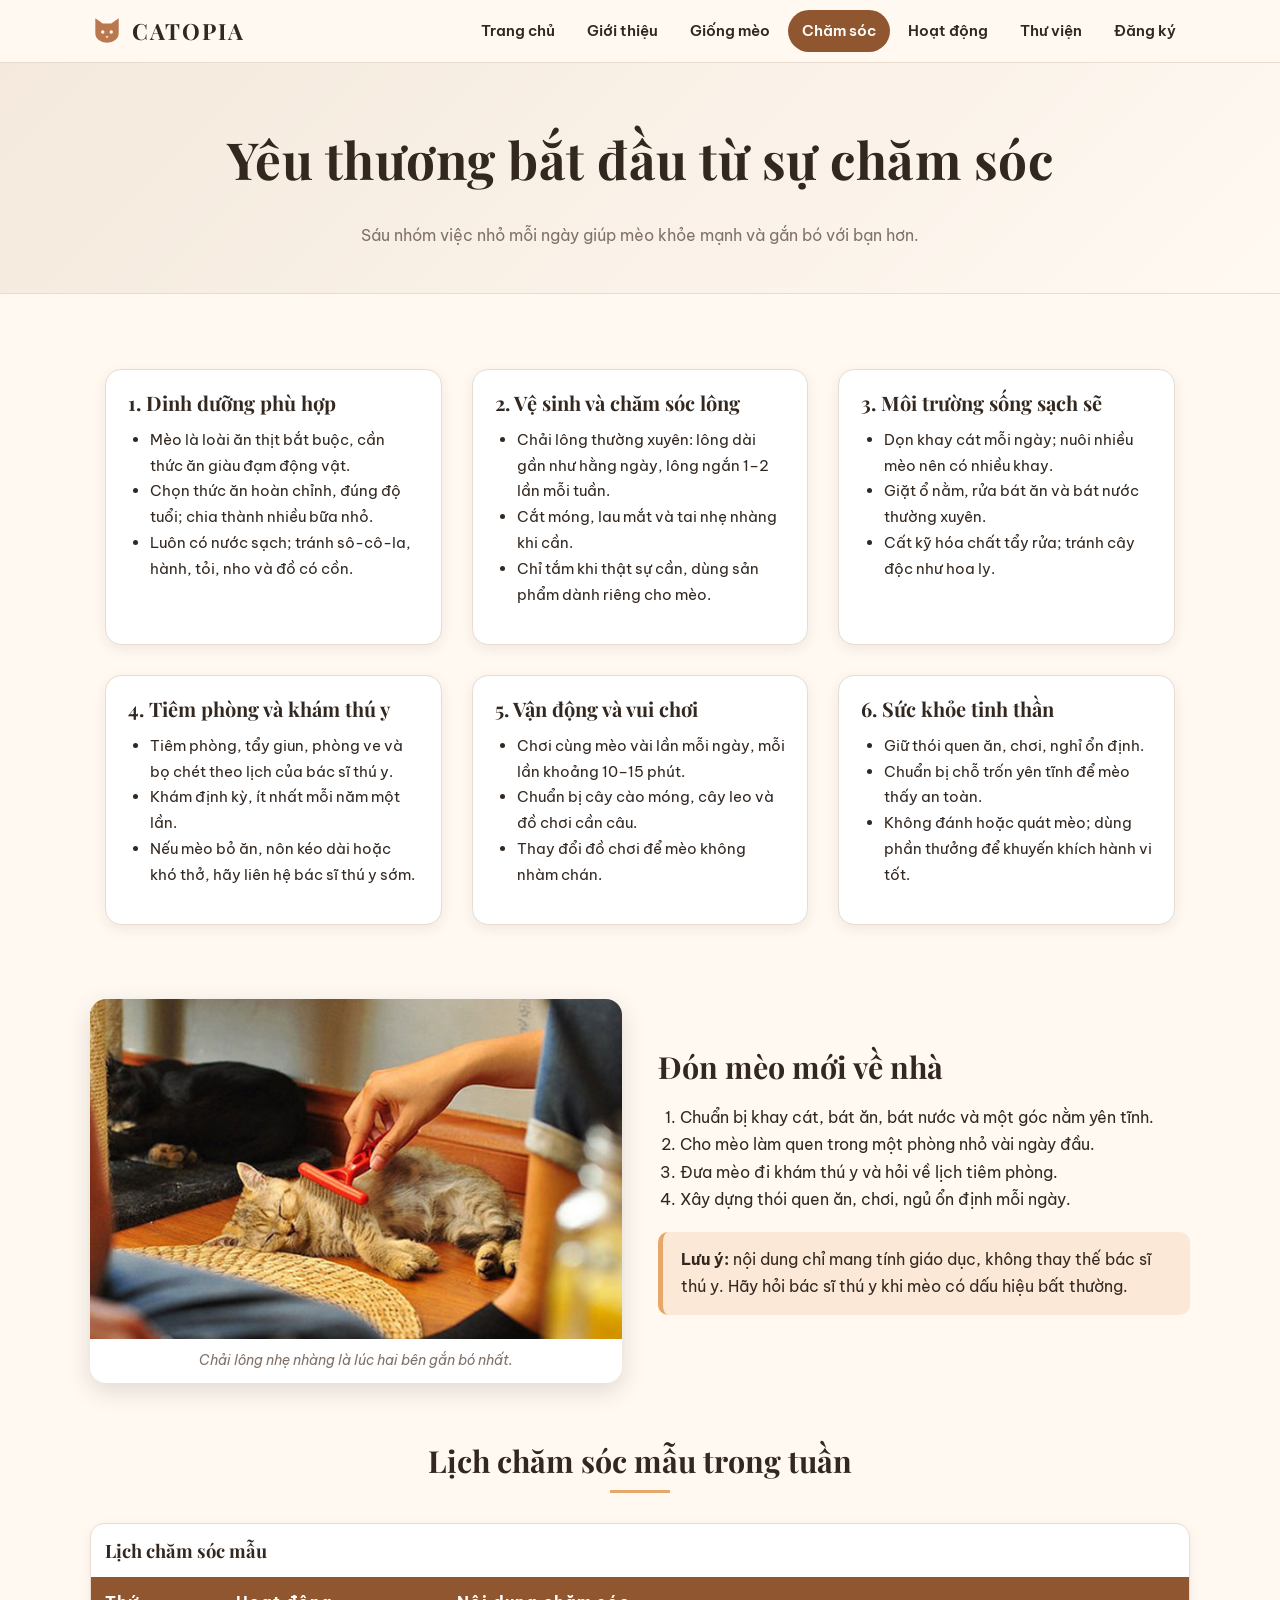
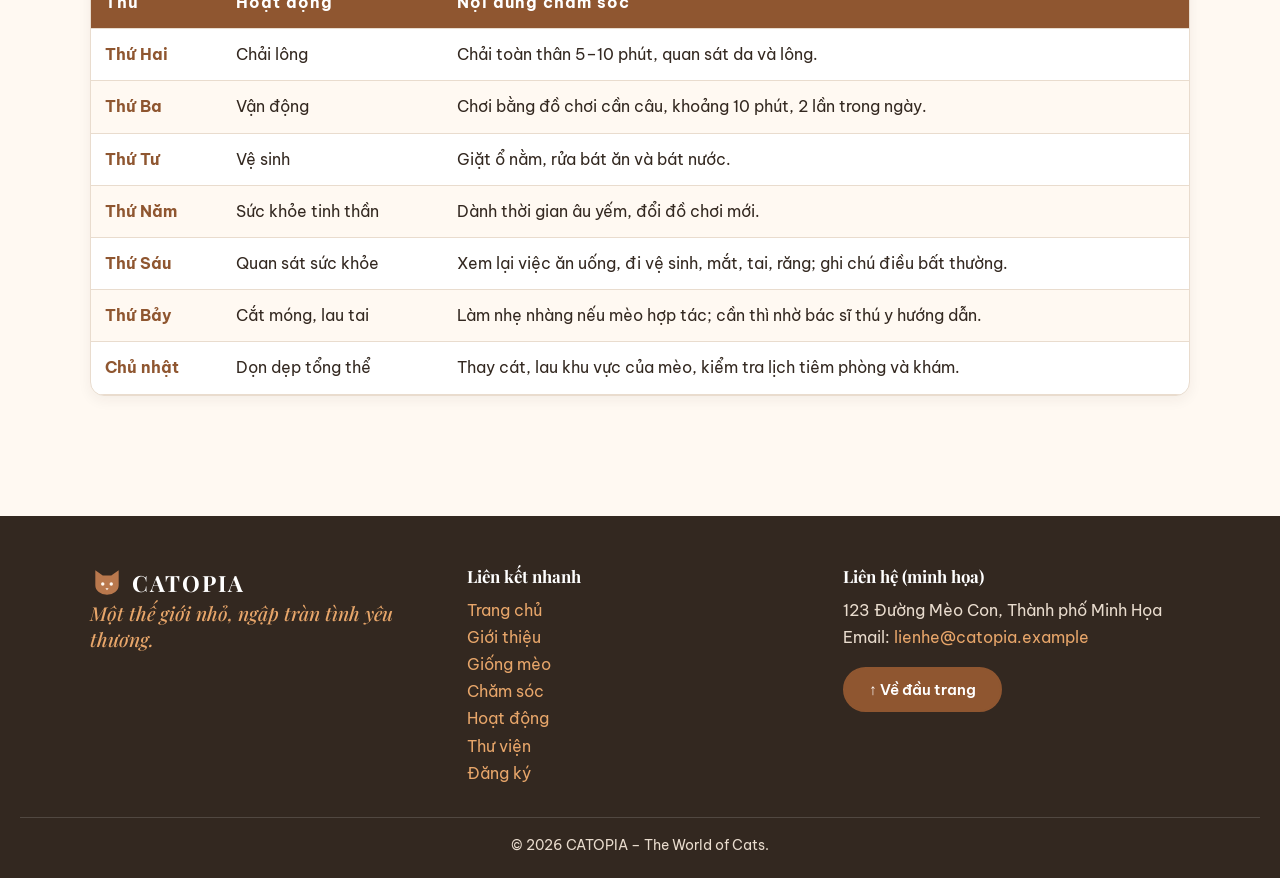
<file: care.html>
<!DOCTYPE html>
<html lang="vi">
<head>
<meta charset="UTF-8">
<meta name="viewport" content="width=device-width, initial-scale=1">
<meta name="description" content="Hướng dẫn chăm sóc mèo: dinh dưỡng, vệ sinh, môi trường, tiêm phòng, vận động và tinh thần.">
<title>Chăm sóc mèo | CATOPIA</title>
<link rel="preconnect" href="https://fonts.googleapis.com">
<link rel="stylesheet" href="https://fonts.googleapis.com/css2?family=Be+Vietnam+Pro:wght@400;600&family=Playfair+Display:ital,wght@0,600;0,700;1,500&display=swap">
<link rel="stylesheet" href="style.css">
</head>
<body id="top">
<header class="site-header"><div class="bar"><a class="logo" href="index.html"><svg viewBox="0 0 32 32" width="34" height="34" aria-hidden="true"><path d="M5 4l7 5h8l7-5v14a11 9 0 0 1-22 0z" fill="#B9784D"/><circle cx="12" cy="17" r="1.6" fill="#FFF9F2"/><circle cx="20" cy="17" r="1.6" fill="#FFF9F2"/><path d="M14.5 21h3L16 22.8z" fill="#FFF9F2"/></svg><span>CATOPIA</span></a><button class="menu-btn" type="button" aria-label="Mở menu" aria-expanded="false">☰</button><nav aria-label="Menu chính"><ul><li><a href="index.html">Trang chủ</a></li><li><a href="about.html">Giới thiệu</a></li><li><a href="breeds.html">Giống mèo</a></li><li><a href="care.html" class="active" aria-current="page">Chăm sóc</a></li><li><a href="activities.html">Hoạt động</a></li><li><a href="gallery.html">Thư viện</a></li><li><a href="register.html">Đăng ký</a></li></ul></nav></div></header>
<main>
<section class="page-head"><h1 id="main-title">Yêu thương bắt đầu từ sự chăm sóc</h1><p>Sáu nhóm việc nhỏ mỗi ngày giúp mèo khỏe mạnh và gắn bó với bạn hơn.</p></section><div class="section"><div class="row"><div class="block_3"><article class="card"><div class="body"><h3>1. Dinh dưỡng phù hợp</h3><ul><li>Mèo là loài ăn thịt bắt buộc, cần thức ăn giàu đạm động vật.</li><li>Chọn thức ăn hoàn chỉnh, đúng độ tuổi; chia thành nhiều bữa nhỏ.</li><li>Luôn có nước sạch; tránh sô-cô-la, hành, tỏi, nho và đồ có cồn.</li></ul></div></article></div><div class="block_3"><article class="card"><div class="body"><h3>2. Vệ sinh và chăm sóc lông</h3><ul><li>Chải lông thường xuyên: lông dài gần như hằng ngày, lông ngắn 1–2 lần mỗi tuần.</li><li>Cắt móng, lau mắt và tai nhẹ nhàng khi cần.</li><li>Chỉ tắm khi thật sự cần, dùng sản phẩm dành riêng cho mèo.</li></ul></div></article></div><div class="block_3"><article class="card"><div class="body"><h3>3. Môi trường sống sạch sẽ</h3><ul><li>Dọn khay cát mỗi ngày; nuôi nhiều mèo nên có nhiều khay.</li><li>Giặt ổ nằm, rửa bát ăn và bát nước thường xuyên.</li><li>Cất kỹ hóa chất tẩy rửa; tránh cây độc như hoa ly.</li></ul></div></article></div><div class="block_3"><article class="card"><div class="body"><h3>4. Tiêm phòng và khám thú y</h3><ul><li>Tiêm phòng, tẩy giun, phòng ve và bọ chét theo lịch của bác sĩ thú y.</li><li>Khám định kỳ, ít nhất mỗi năm một lần.</li><li>Nếu mèo bỏ ăn, nôn kéo dài hoặc khó thở, hãy liên hệ bác sĩ thú y sớm.</li></ul></div></article></div><div class="block_3"><article class="card"><div class="body"><h3>5. Vận động và vui chơi</h3><ul><li>Chơi cùng mèo vài lần mỗi ngày, mỗi lần khoảng 10–15 phút.</li><li>Chuẩn bị cây cào móng, cây leo và đồ chơi cần câu.</li><li>Thay đổi đồ chơi để mèo không nhàm chán.</li></ul></div></article></div><div class="block_3"><article class="card"><div class="body"><h3>6. Sức khỏe tinh thần</h3><ul><li>Giữ thói quen ăn, chơi, nghỉ ổn định.</li><li>Chuẩn bị chỗ trốn yên tĩnh để mèo thấy an toàn.</li><li>Không đánh hoặc quát mèo; dùng phần thưởng để khuyến khích hành vi tốt.</li></ul></div></article></div></div><div class="split"><figure class="photo"><img src="images/cat-care.jpg" alt="Người chải lông cho mèo" loading="lazy"><figcaption>Chải lông nhẹ nhàng là lúc hai bên gắn bó nhất.</figcaption></figure><div><h2>Đón mèo mới về nhà</h2><ol><li>Chuẩn bị khay cát, bát ăn, bát nước và một góc nằm yên tĩnh.</li><li>Cho mèo làm quen trong một phòng nhỏ vài ngày đầu.</li><li>Đưa mèo đi khám thú y và hỏi về lịch tiêm phòng.</li><li>Xây dựng thói quen ăn, chơi, ngủ ổn định mỗi ngày.</li></ol><aside class="note"><p><strong>Lưu ý:</strong> nội dung chỉ mang tính giáo dục, không thay thế bác sĩ thú y. Hãy hỏi bác sĩ thú y khi mèo có dấu hiệu bất thường.</p></aside></div></div><h2 class="section-title">Lịch chăm sóc mẫu trong tuần</h2><div class="table-wrap"><table><caption>Lịch chăm sóc mẫu</caption><thead><tr><th scope="col">Thứ</th><th scope="col">Hoạt động</th><th scope="col">Nội dung chăm sóc</th></tr></thead><tbody><tr><th scope="row">Thứ Hai</th><td>Chải lông</td><td>Chải toàn thân 5–10 phút, quan sát da và lông.</td></tr><tr><th scope="row">Thứ Ba</th><td>Vận động</td><td>Chơi bằng đồ chơi cần câu, khoảng 10 phút, 2 lần trong ngày.</td></tr><tr><th scope="row">Thứ Tư</th><td>Vệ sinh</td><td>Giặt ổ nằm, rửa bát ăn và bát nước.</td></tr><tr><th scope="row">Thứ Năm</th><td>Sức khỏe tinh thần</td><td>Dành thời gian âu yếm, đổi đồ chơi mới.</td></tr><tr><th scope="row">Thứ Sáu</th><td>Quan sát sức khỏe</td><td>Xem lại việc ăn uống, đi vệ sinh, mắt, tai, răng; ghi chú điều bất thường.</td></tr><tr><th scope="row">Thứ Bảy</th><td>Cắt móng, lau tai</td><td>Làm nhẹ nhàng nếu mèo hợp tác; cần thì nhờ bác sĩ thú y hướng dẫn.</td></tr><tr><th scope="row">Chủ nhật</th><td>Dọn dẹp tổng thể</td><td>Thay cát, lau khu vực của mèo, kiểm tra lịch tiêm phòng và khám.</td></tr></tbody></table></div></div>
</main>
<footer class="site-footer"><div class="bar cols"><div><a class="logo" href="index.html"><svg viewBox="0 0 32 32" width="34" height="34" aria-hidden="true"><path d="M5 4l7 5h8l7-5v14a11 9 0 0 1-22 0z" fill="#B9784D"/><circle cx="12" cy="17" r="1.6" fill="#FFF9F2"/><circle cx="20" cy="17" r="1.6" fill="#FFF9F2"/><path d="M14.5 21h3L16 22.8z" fill="#FFF9F2"/></svg><span>CATOPIA</span></a><p class="slogan">Một thế giới nhỏ, ngập tràn tình yêu thương.</p></div><div><h3>Liên kết nhanh</h3><ul><li><a href="index.html">Trang chủ</a></li><li><a href="about.html">Giới thiệu</a></li><li><a href="breeds.html">Giống mèo</a></li><li><a href="care.html">Chăm sóc</a></li><li><a href="activities.html">Hoạt động</a></li><li><a href="gallery.html">Thư viện</a></li><li><a href="register.html">Đăng ký</a></li></ul></div><div><h3>Liên hệ (minh họa)</h3><p>123 Đường Mèo Con, Thành phố Minh Họa<br>Email: <a href="mailto:lienhe@catopia.example">lienhe@catopia.example</a></p><a class="btn" href="#top">↑ Về đầu trang</a></div></div><p class="copy">© 2026 CATOPIA – The World of Cats.</p></footer>
<script>
var b=document.querySelector('.menu-btn'),n=document.querySelector('nav');b.addEventListener('click',function(){var o=n.classList.toggle('open');b.setAttribute('aria-expanded',o);});
</script>
</body>
</html>
</file>
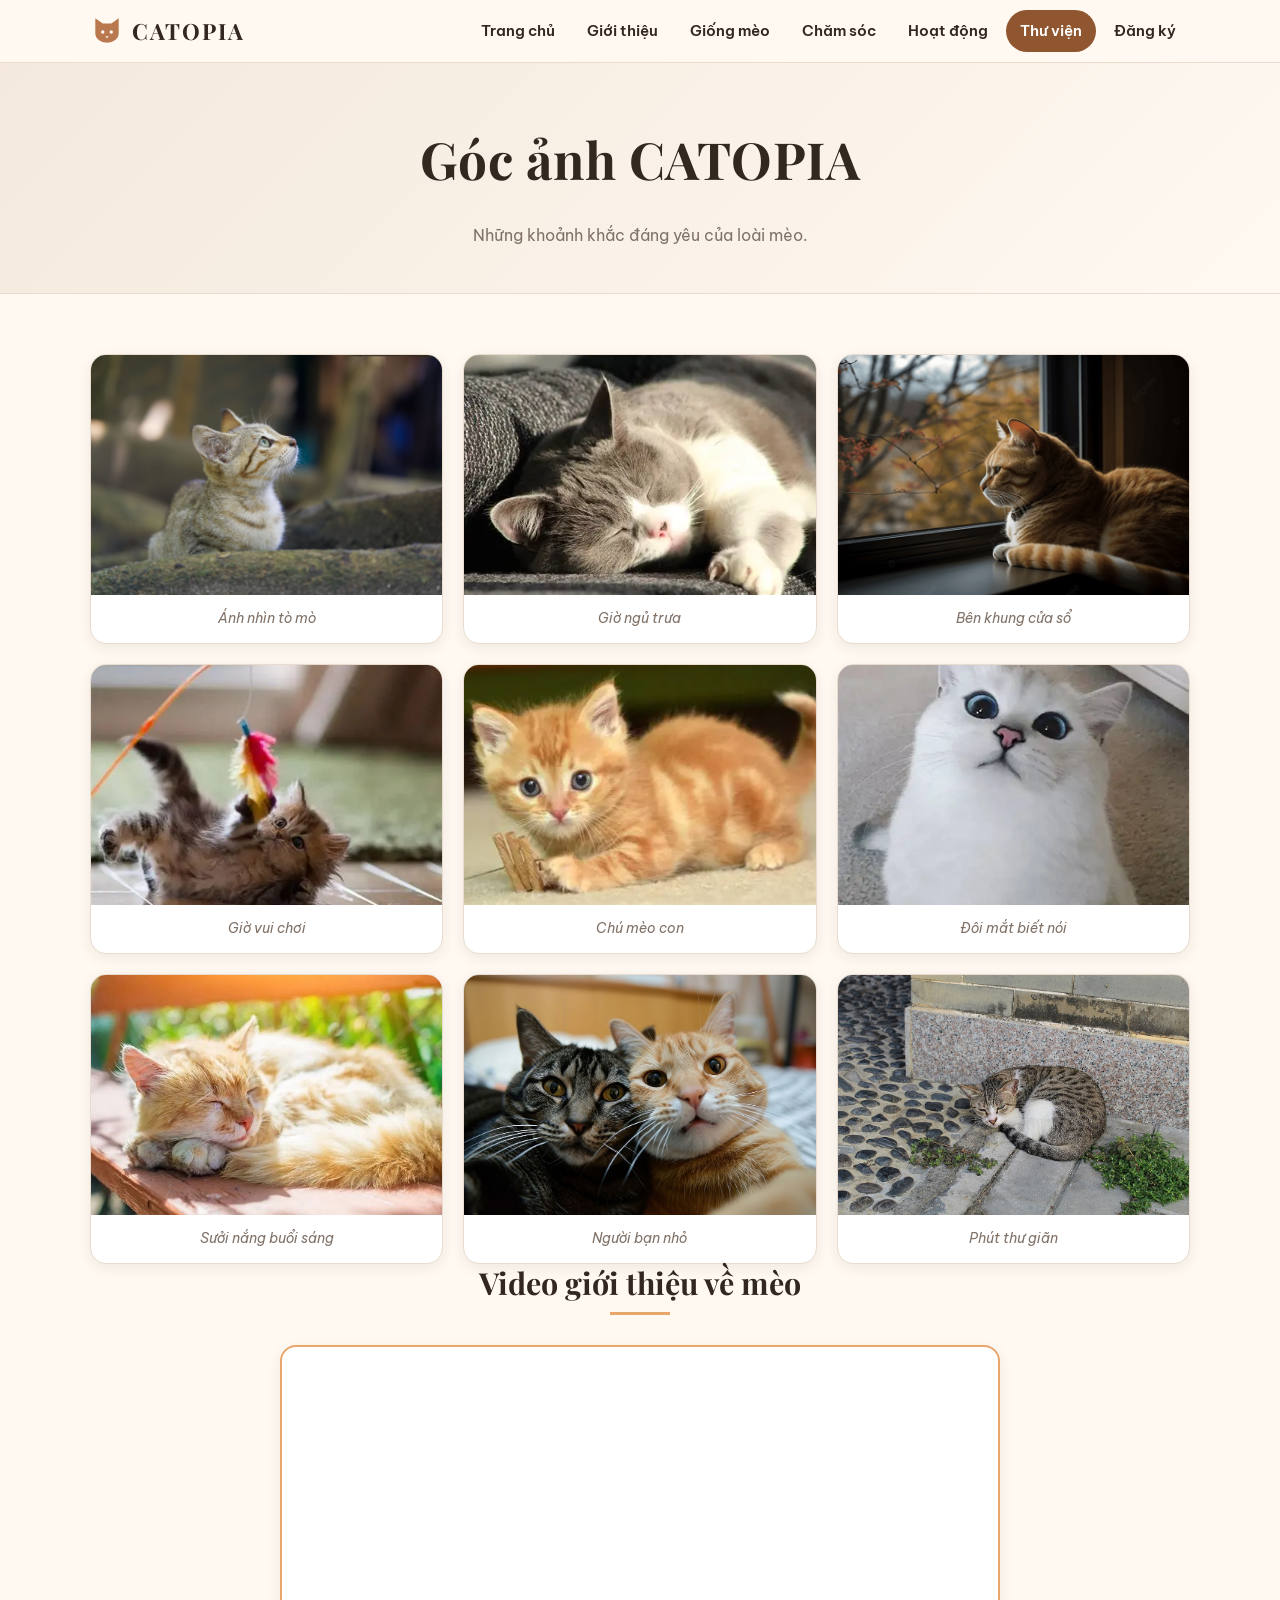
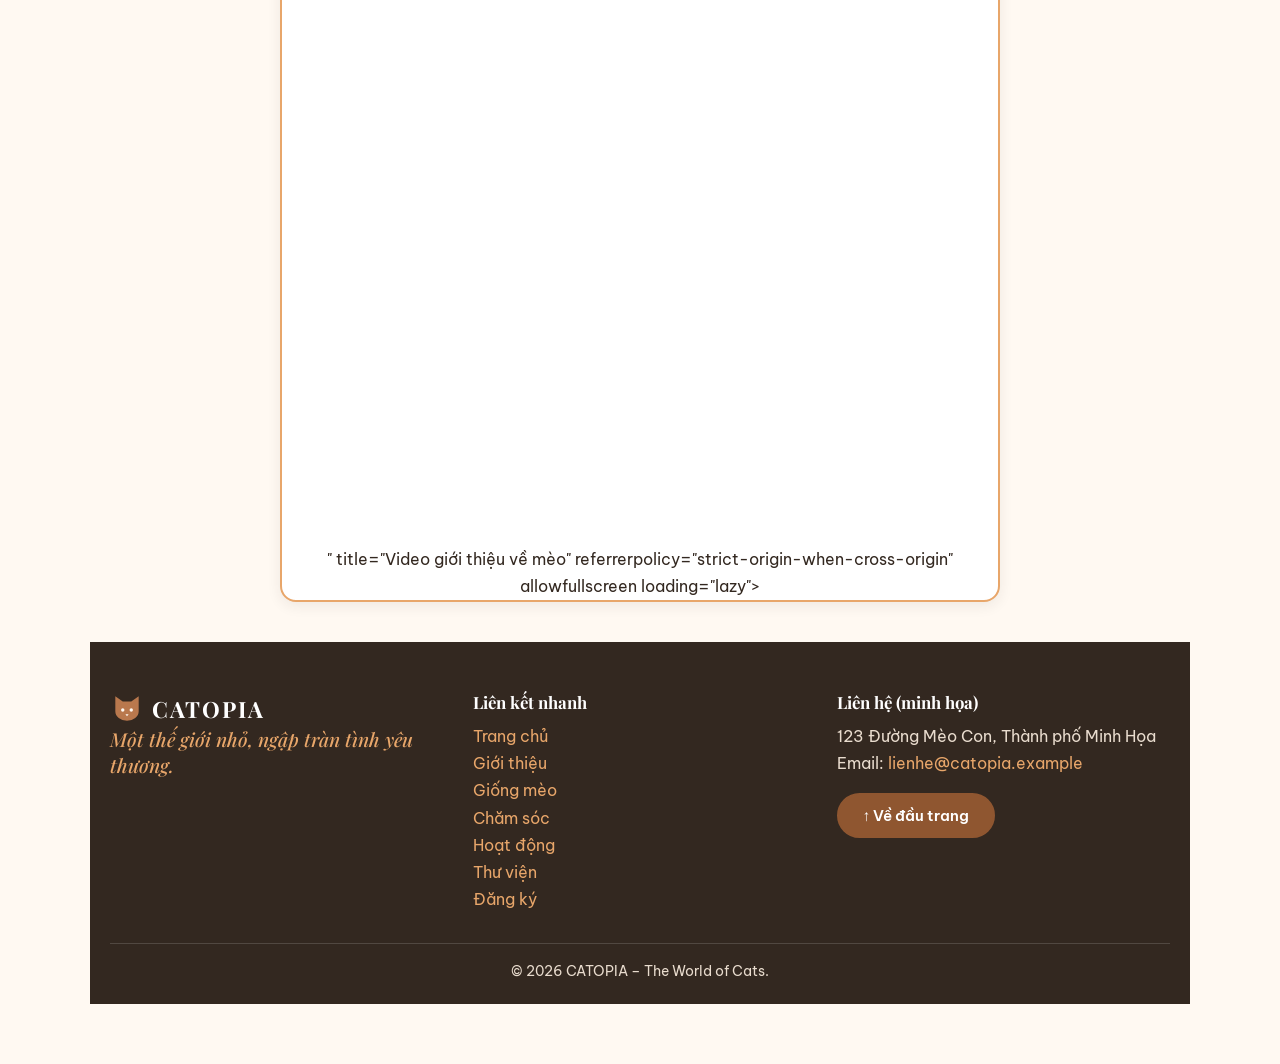
<file: gallery.html>
<!DOCTYPE html>
<html lang="vi">
<head>
<meta charset="UTF-8">
<meta name="viewport" content="width=device-width, initial-scale=1">
<meta name="description" content="Thư viện ảnh mèo của CATOPIA với 9 khoảnh khắc đáng yêu.">
<title>Góc ảnh CATOPIA | Thư viện</title>
<link rel="preconnect" href="https://fonts.googleapis.com">
<link rel="stylesheet" href="https://fonts.googleapis.com/css2?family=Be+Vietnam+Pro:wght@400;600&family=Playfair+Display:ital,wght@0,600;0,700;1,500&display=swap">
<link rel="stylesheet" href="style.css">
</head>
<body id="top">
<header class="site-header"><div class="bar"><a class="logo" href="index.html"><svg viewBox="0 0 32 32" width="34" height="34" aria-hidden="true"><path d="M5 4l7 5h8l7-5v14a11 9 0 0 1-22 0z" fill="#B9784D"/><circle cx="12" cy="17" r="1.6" fill="#FFF9F2"/><circle cx="20" cy="17" r="1.6" fill="#FFF9F2"/><path d="M14.5 21h3L16 22.8z" fill="#FFF9F2"/></svg><span>CATOPIA</span></a><button class="menu-btn" type="button" aria-label="Mở menu" aria-expanded="false">☰</button><nav aria-label="Menu chính"><ul><li><a href="index.html">Trang chủ</a></li><li><a href="about.html">Giới thiệu</a></li><li><a href="breeds.html">Giống mèo</a></li><li><a href="care.html">Chăm sóc</a></li><li><a href="activities.html">Hoạt động</a></li><li><a href="gallery.html" class="active" aria-current="page">Thư viện</a></li><li><a href="register.html">Đăng ký</a></li></ul></nav></div></header>
<main>
<section class="page-head"><h1 id="main-title">Góc ảnh CATOPIA</h1><p>Những khoảnh khắc đáng yêu của loài mèo.</p></section><div class="section"><div class="gallery"><figure class="card shot"><img src="images/cat-01.jpg" alt="Ảnh mèo: Ánh nhìn tò mò" loading="lazy"><figcaption>Ánh nhìn tò mò</figcaption></figure><figure class="card shot"><img src="images/cat-02.jpg" alt="Ảnh mèo: Giờ ngủ trưa" loading="lazy"><figcaption>Giờ ngủ trưa</figcaption></figure><figure class="card shot"><img src="images/cat-03.jpg" alt="Ảnh mèo: Bên khung cửa sổ" loading="lazy"><figcaption>Bên khung cửa sổ</figcaption></figure><figure class="card shot"><img src="images/cat-04.jpg" alt="Ảnh mèo: Giờ vui chơi" loading="lazy"><figcaption>Giờ vui chơi</figcaption></figure><figure class="card shot"><img src="images/cat-05.jpg" alt="Ảnh mèo: Chú mèo con" loading="lazy"><figcaption>Chú mèo con</figcaption></figure><figure class="card shot"><img src="images/cat-06.jpg" alt="Ảnh mèo: Đôi mắt biết nói" loading="lazy"><figcaption>Đôi mắt biết nói</figcaption></figure><figure class="card shot"><img src="images/cat-07.jpg" alt="Ảnh mèo: Sưởi nắng buổi sáng" loading="lazy"><figcaption>Sưởi nắng buổi sáng</figcaption></figure><figure class="card shot"><img src="images/cat-08.jpg" alt="Ảnh mèo: Người bạn nhỏ" loading="lazy"><figcaption>Người bạn nhỏ</figcaption></figure><figure class="card shot"><img src="images/cat-09.jpg" alt="Ảnh mèo: Phút thư giãn" loading="lazy"><figcaption>Phút thư giãn</figcaption></figure></div><h2 class="section-title">Video giới thiệu về mèo</h2><article class="card video-box" style="border-style:solid">
  <iframe style="width:100%;aspect-ratio:16/9;border:0;display:block"
    src="https://www.youtube.com/embed/<iframe width="1420" height="799" src="https://www.youtube.com/embed/WeOTW8mCSHQ" title="Hành Trình Của Loài Mèo | Khám Phá Thế Giới Động Vật" frameborder="0" allow="accelerometer; autoplay; clipboard-write; encrypted-media; gyroscope; picture-in-picture; web-share" referrerpolicy="strict-origin-when-cross-origin" allowfullscreen></iframe>"
    title="Video giới thiệu về mèo"
    referrerpolicy="strict-origin-when-cross-origin"
    allowfullscreen loading="lazy"></iframe>
</article>

<footer class="site-footer"><div class="bar cols"><div><a class="logo" href="index.html"><svg viewBox="0 0 32 32" width="34" height="34" aria-hidden="true"><path d="M5 4l7 5h8l7-5v14a11 9 0 0 1-22 0z" fill="#B9784D"/><circle cx="12" cy="17" r="1.6" fill="#FFF9F2"/><circle cx="20" cy="17" r="1.6" fill="#FFF9F2"/><path d="M14.5 21h3L16 22.8z" fill="#FFF9F2"/></svg><span>CATOPIA</span></a><p class="slogan">Một thế giới nhỏ, ngập tràn tình yêu thương.</p></div><div><h3>Liên kết nhanh</h3><ul><li><a href="index.html">Trang chủ</a></li><li><a href="about.html">Giới thiệu</a></li><li><a href="breeds.html">Giống mèo</a></li><li><a href="care.html">Chăm sóc</a></li><li><a href="activities.html">Hoạt động</a></li><li><a href="gallery.html">Thư viện</a></li><li><a href="register.html">Đăng ký</a></li></ul></div><div><h3>Liên hệ (minh họa)</h3><p>123 Đường Mèo Con, Thành phố Minh Họa<br>Email: <a href="mailto:lienhe@catopia.example">lienhe@catopia.example</a></p><a class="btn" href="#top">↑ Về đầu trang</a></div></div><p class="copy">© 2026 CATOPIA – The World of Cats.</p></footer>
<script>
var b=document.querySelector('.menu-btn'),n=document.querySelector('nav');b.addEventListener('click',function(){var o=n.classList.toggle('open');b.setAttribute('aria-expanded',o);});
</script>
</body>
</html>
</file>
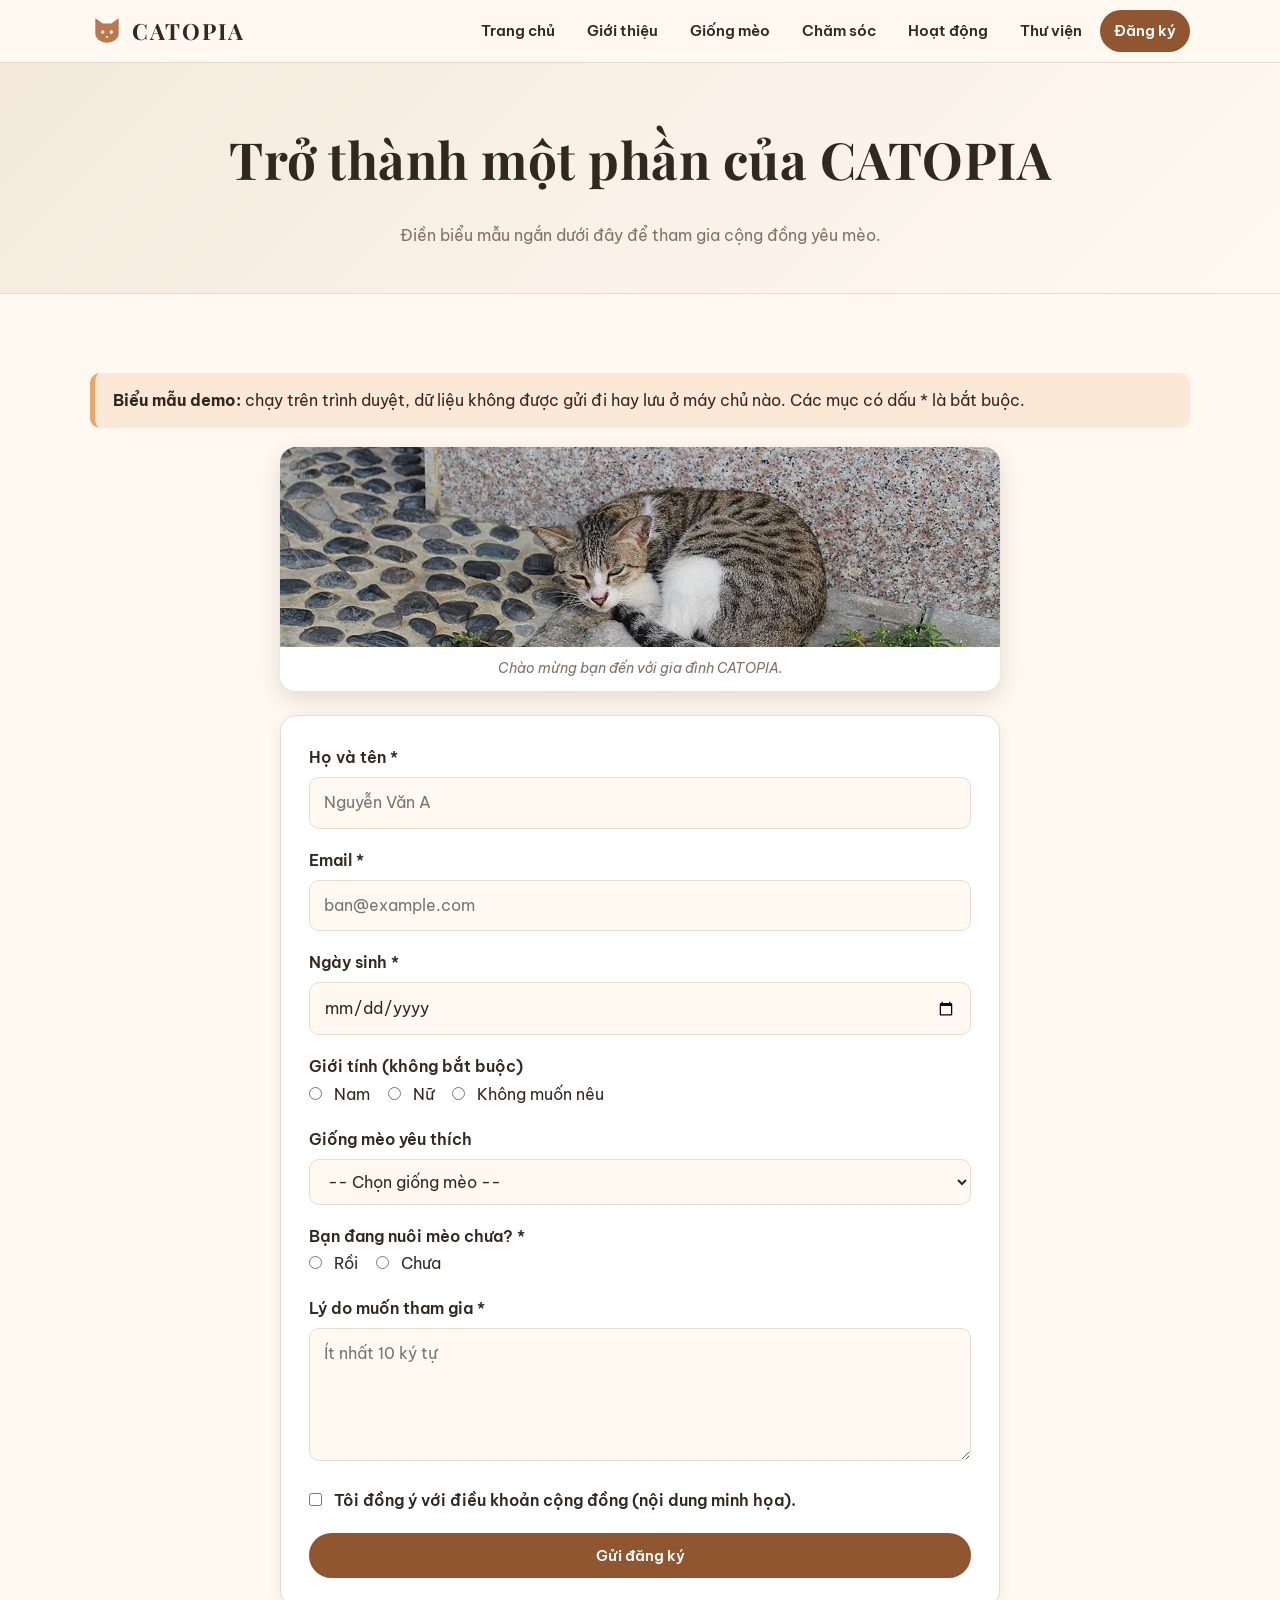
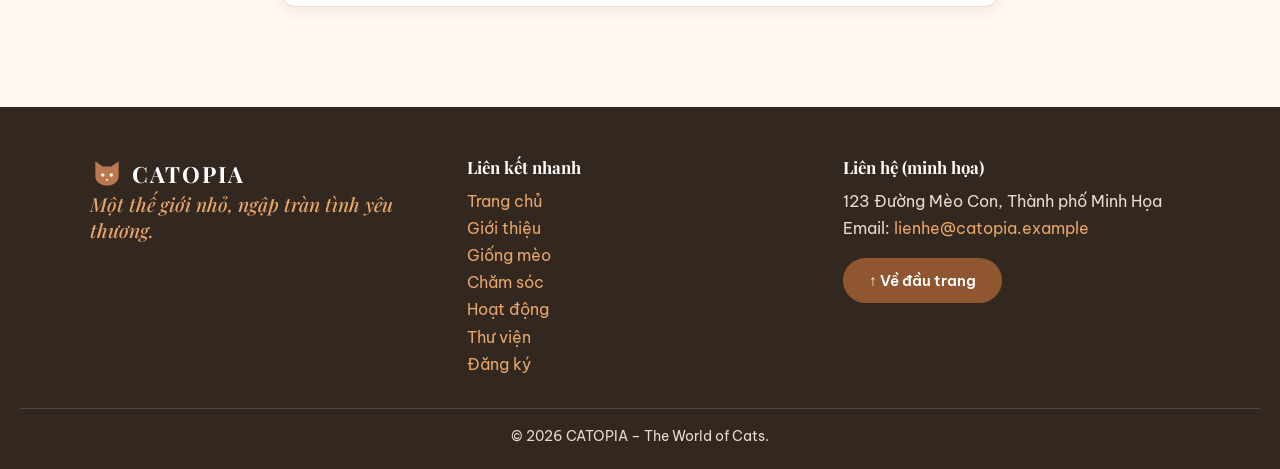
<file: register.html>
<!DOCTYPE html>
<html lang="vi">
<head>
<meta charset="UTF-8">
<meta name="viewport" content="width=device-width, initial-scale=1">
<meta name="description" content="Biểu mẫu đăng ký tham gia cộng đồng CATOPIA (bản demo chạy trên trình duyệt).">
<title>Đăng ký thành viên | CATOPIA</title>
<link rel="preconnect" href="https://fonts.googleapis.com">
<link rel="stylesheet" href="https://fonts.googleapis.com/css2?family=Be+Vietnam+Pro:wght@400;600&family=Playfair+Display:ital,wght@0,600;0,700;1,500&display=swap">
<link rel="stylesheet" href="style.css">
</head>
<body id="top">
<header class="site-header"><div class="bar"><a class="logo" href="index.html"><svg viewBox="0 0 32 32" width="34" height="34" aria-hidden="true"><path d="M5 4l7 5h8l7-5v14a11 9 0 0 1-22 0z" fill="#B9784D"/><circle cx="12" cy="17" r="1.6" fill="#FFF9F2"/><circle cx="20" cy="17" r="1.6" fill="#FFF9F2"/><path d="M14.5 21h3L16 22.8z" fill="#FFF9F2"/></svg><span>CATOPIA</span></a><button class="menu-btn" type="button" aria-label="Mở menu" aria-expanded="false">☰</button><nav aria-label="Menu chính"><ul><li><a href="index.html">Trang chủ</a></li><li><a href="about.html">Giới thiệu</a></li><li><a href="breeds.html">Giống mèo</a></li><li><a href="care.html">Chăm sóc</a></li><li><a href="activities.html">Hoạt động</a></li><li><a href="gallery.html">Thư viện</a></li><li><a href="register.html" class="active" aria-current="page">Đăng ký</a></li></ul></nav></div></header>
<main>
<section class="page-head"><h1 id="main-title">Trở thành một phần của CATOPIA</h1><p>Điền biểu mẫu ngắn dưới đây để tham gia cộng đồng yêu mèo.</p></section><div class="section"><aside class="note"><p><strong>Biểu mẫu demo:</strong> chạy trên trình duyệt, dữ liệu không được gửi đi hay lưu ở máy chủ nào. Các mục có dấu * là bắt buộc.</p></aside><figure class="photo form-photo"><img src="images/cat-09.jpg" alt="Chú mèo thư giãn, chào đón thành viên mới"><figcaption>Chào mừng bạn đến với gia đình CATOPIA.</figcaption></figure><p id="ok" class="ok" role="status" hidden></p><form id="reg"><div><label for="ten">Họ và tên *</label><input id="ten" name="ten" type="text" required autocomplete="name" placeholder="Nguyễn Văn A"></div><div><label for="email">Email *</label><input id="email" name="email" type="email" required placeholder="ban@example.com"></div><div><label for="ns">Ngày sinh *</label><input id="ns" name="ns" type="date" required></div><fieldset><legend>Giới tính (không bắt buộc)</legend><label><input type="radio" name="gt" value="nam"> Nam</label><label><input type="radio" name="gt" value="nu"> Nữ</label><label><input type="radio" name="gt" value="khac"> Không muốn nêu</label></fieldset><div><label for="giong">Giống mèo yêu thích</label><select id="giong" name="giong"><option value="">-- Chọn giống mèo --</option><option value="persian">Mèo Ba Tư</option><option value="british">Mèo Anh lông ngắn</option><option value="siamese">Mèo Xiêm</option><option value="mainecoon">Mèo Maine Coon</option><option value="bengal">Mèo Bengal</option><option value="ragdoll">Mèo Ragdoll</option><option value="chuabiet">Chưa biết</option></select></div><fieldset><legend>Bạn đang nuôi mèo chưa? *</legend><label><input type="radio" name="nuoi" value="co" required> Rồi</label><label><input type="radio" name="nuoi" value="chua"> Chưa</label></fieldset><div><label for="lydo">Lý do muốn tham gia *</label><textarea id="lydo" name="lydo" rows="4" required minlength="10" placeholder="Ít nhất 10 ký tự"></textarea></div><label><input type="checkbox" name="dk" required> Tôi đồng ý với điều khoản cộng đồng (nội dung minh họa).</label><button class="btn" type="submit">Gửi đăng ký</button></form></div>
</main>
<footer class="site-footer"><div class="bar cols"><div><a class="logo" href="index.html"><svg viewBox="0 0 32 32" width="34" height="34" aria-hidden="true"><path d="M5 4l7 5h8l7-5v14a11 9 0 0 1-22 0z" fill="#B9784D"/><circle cx="12" cy="17" r="1.6" fill="#FFF9F2"/><circle cx="20" cy="17" r="1.6" fill="#FFF9F2"/><path d="M14.5 21h3L16 22.8z" fill="#FFF9F2"/></svg><span>CATOPIA</span></a><p class="slogan">Một thế giới nhỏ, ngập tràn tình yêu thương.</p></div><div><h3>Liên kết nhanh</h3><ul><li><a href="index.html">Trang chủ</a></li><li><a href="about.html">Giới thiệu</a></li><li><a href="breeds.html">Giống mèo</a></li><li><a href="care.html">Chăm sóc</a></li><li><a href="activities.html">Hoạt động</a></li><li><a href="gallery.html">Thư viện</a></li><li><a href="register.html">Đăng ký</a></li></ul></div><div><h3>Liên hệ (minh họa)</h3><p>123 Đường Mèo Con, Thành phố Minh Họa<br>Email: <a href="mailto:lienhe@catopia.example">lienhe@catopia.example</a></p><a class="btn" href="#top">↑ Về đầu trang</a></div></div><p class="copy">© 2026 CATOPIA – The World of Cats.</p></footer>
<script>
var b=document.querySelector('.menu-btn'),n=document.querySelector('nav');b.addEventListener('click',function(){var o=n.classList.toggle('open');b.setAttribute('aria-expanded',o);});
document.getElementById('reg').addEventListener('submit',function(e){e.preventDefault();var m=document.getElementById('ok');m.textContent='Cảm ơn '+this.elements.ten.value+'! Đây là biểu mẫu demo chạy trên trình duyệt: dữ liệu chưa được gửi hay lưu ở máy chủ nào.';m.hidden=false;m.scrollIntoView({behavior:'smooth',block:'center'});this.reset();});
</script>
</body>
</html>
</file>
<file: style.css>
/* CATOPIA – style.css dùng chung cho cả 7 trang */
/* 1. Biến màu và reset */
:root{--bg:#FFF9F2;--bg2:#F4E9DC;--main:#B9784D;--main-dark:#8F5630;--accent:#E8A66A;--text:#332820;--muted:#817268;--white:#FFFFFF;--line:#E9DCCE}
/* --main-dark là tông đậm hơn của màu chủ đạo, dùng cho nền nút/chữ trắng để dễ đọc */
*{box-sizing:border-box;margin:0;padding:0}
html{scroll-behavior:smooth}
body{font-family:'Be Vietnam Pro',Arial,sans-serif;line-height:1.7;background-color:var(--bg);color:var(--text)}
h1,h2,h3{font-family:'Playfair Display',Georgia,serif;line-height:1.25;margin-bottom:.6em}
h1{font-size:clamp(2rem,5vw,3.2rem)}
h2{font-size:1.9rem}
h3{font-size:1.25rem}
p{margin-bottom:1rem;color:var(--text)}
a{color:var(--main-dark);transition:color .3s}
a:hover{color:var(--main)}
ul,ol{margin:0 0 1rem 1.4rem}
img{display:block;max-width:100%;object-fit:cover;background:linear-gradient(135deg,var(--bg2),var(--accent))}
small{color:var(--muted)}
mark{background-color:rgba(232,166,106,.45);padding:0 4px;border-radius:4px}
code{background-color:var(--bg2);padding:2px 6px;border-radius:6px}
hr{border:0;border-top:1px dashed var(--main);margin:2rem 0}
blockquote{border-left:4px solid var(--accent);background-color:var(--bg2);padding:14px 20px;margin:1rem 0;font-style:italic}
blockquote::before{content:"“";font:700 2rem/1 Georgia,serif;color:var(--main)}
:focus-visible{outline:3px solid var(--accent);outline-offset:3px}
#main-title{letter-spacing:.5px}
section[id]{scroll-margin-top:90px}
/* 2. Header và điều hướng */
.bar{max-width:1140px;margin:0 auto;padding:0 20px;display:flex;justify-content:space-between;align-items:center;position:relative}
.site-header{position:sticky;top:0;z-index:100;padding:10px 0;background-color:rgba(255,249,242,.96);border-bottom:1px solid var(--line)}
.logo{display:flex;align-items:center;gap:8px;text-decoration:none}
.logo span{font:700 1.4rem 'Playfair Display',Georgia,serif;letter-spacing:2px;color:var(--text)}
nav ul{display:flex;gap:4px;list-style:none;margin:0}
nav a{display:block;padding:8px 14px;border-radius:999px;text-decoration:none;color:var(--text);font-weight:600;font-size:.95rem;transition:background-color .3s,color .3s}
nav a:hover{background-color:var(--bg2);color:var(--main-dark)}
nav a.active{background-color:var(--main-dark);color:var(--white)}
.menu-btn{display:none;background:none;border:1px solid var(--line);border-radius:8px;padding:2px 12px;font-size:1.4rem;color:var(--text);cursor:pointer}
/* 3. Banner (hero): ảnh nền + lớp phủ gradient */
.hero{background-image:linear-gradient(rgba(51,40,32,.78),rgba(51,40,32,.35)),url(images/banner.jpg);background-size:cover;background-position:center;background-color:var(--main-dark);min-height:80vh;padding:80px 20px;display:flex;flex-direction:column;justify-content:center;align-items:center;text-align:center;color:white}
.hero>*{animation:fadeUp .9s ease both}
.hero p{max-width:640px;color:white}
.hero .slogan{color:var(--accent);font-size:1.6rem}
.hero #main-title{text-shadow:0 3px 14px rgba(0,0,0,.5)}
.hero .cta{animation-delay:.3s}
.cta{display:flex;gap:14px;flex-wrap:wrap;justify-content:center;margin-top:10px}
.slogan{font:italic 500 1.2rem 'Playfair Display',Georgia,serif;color:var(--accent)}
.page-head{text-align:center;padding:64px 20px 44px;background-image:linear-gradient(135deg,var(--bg2),var(--bg));border-bottom:1px solid var(--line);animation:fadeUp .7s ease both}
.page-head p{max-width:640px;margin:0 auto;color:var(--muted)}
@keyframes fadeUp{from{opacity:0;transform:translateY(22px)}to{opacity:1;transform:none}}
/* 4. Bố cục Flexbox bắt buộc: .row và .block_3 */
.row{display:flex;flex-wrap:wrap;width:100%;justify-content:center;align-items:stretch}
.block_3{width:33.333333%;padding:15px}
.row .block_3{display:flex}
.row .block_3>*{width:100%}
.section{max-width:1140px;margin:0 auto;padding:60px 20px}
.alt{background-color:var(--bg2)}
.prose{max-width:820px}
.section-title{text-align:center}
.section-title::after{content:"";display:block;width:60px;height:3px;background-color:var(--accent);margin:10px auto 30px}
.split{display:flex;flex-wrap:wrap;gap:36px;align-items:center;margin:40px 0}
.split>*{flex:1 1 320px;min-width:0}
/* Khung ảnh thống nhất: kích thước cố định, object-fit, bo góc 16px, zoom nhẹ khi rê chuột */
.photo{overflow:hidden;border-radius:16px;box-shadow:0 8px 24px rgba(51,40,32,.15);background-color:var(--white)}
.photo img{width:100%;height:340px;object-fit:cover;transition:transform .5s ease}
.photo:hover img{transform:scale(1.05)}
.photo figcaption{margin:0;padding:10px 14px}
.form-photo{max-width:720px;margin:0 auto 24px}
.photo.form-photo img{height:200px}
figure{margin:1.2rem 0}
figcaption{font-size:.88rem;color:var(--muted);text-align:center;margin-top:8px;font-style:italic}
/* 5. Thẻ (card), hộp thông tin, nút */
.card{margin:0;background-color:var(--white);border:1px solid var(--line);border-radius:16px;box-shadow:0 4px 14px rgba(51,40,32,.08);overflow:hidden;transition:transform .3s ease,box-shadow .3s ease}
.card:hover{transform:translateY(-6px);box-shadow:0 14px 30px rgba(51,40,32,.16)}
.card img{width:100%;height:220px;transition:transform .5s ease}
.card:hover img{transform:scale(1.07)}
.card ul,.card ol{font-size:.95rem}
.body{padding:20px 22px}
.slogan-card{text-align:center;padding:28px 22px;border-top:4px solid var(--accent)}
.num{display:block;font:700 2.4rem 'Playfair Display',Georgia,serif;color:var(--main-dark)}
.note{background-color:rgba(232,166,106,.2);border-left:5px solid var(--accent);border-radius:10px;padding:14px 18px;margin:1.2rem 0}
.note p{margin:0}
.btn{display:inline-block;padding:11px 24px;border:2px solid var(--main-dark);border-radius:999px;background-color:var(--main-dark);color:var(--white);font:600 .95rem 'Be Vietnam Pro',Arial,sans-serif;text-decoration:none;cursor:pointer;transition:background-color .3s,color .3s,transform .2s}
.btn:hover,.btn:focus-visible{background-color:var(--accent);border-color:var(--accent);color:var(--text)}
.btn:active{transform:scale(.96)}
.btn.ghost{background-color:transparent;border-color:var(--white)}
.btn.ghost:hover{background-color:var(--white);border-color:var(--white);color:var(--main-dark)}
/* 6. Bảng */
.table-wrap{overflow-x:auto;margin:20px 0;border:1px solid var(--line);border-radius:14px;background-color:var(--white);box-shadow:0 4px 14px rgba(51,40,32,.06)}
table{width:100%;min-width:640px;border-collapse:collapse}
caption{padding:14px;font:700 1.15rem 'Playfair Display',Georgia,serif;text-align:left}
th,td{padding:12px 14px;text-align:left;vertical-align:top;border-bottom:1px solid var(--line)}
thead th{background-color:var(--main-dark);color:var(--white);letter-spacing:1px}
tbody th{color:var(--main-dark)}
tbody tr{transition:background-color .25s}
tbody tr:nth-child(even){background-color:var(--bg)}
tbody tr:hover{background-color:rgba(232,166,106,.3)}
/* 7. Thư viện ảnh (CSS Grid) và video */
.gallery{display:grid;grid-template-columns:repeat(3,1fr);gap:20px}
.shot img{height:240px}
.shot figcaption{margin:0;padding:12px 16px}
.video-box{max-width:720px;margin:0 auto;text-align:center;border:2px dashed var(--accent)}
/* 8. Biểu mẫu */
form{display:grid;gap:18px;max-width:720px;margin:0 auto;padding:28px;background-color:var(--white);border:1px solid var(--line);border-radius:16px;box-shadow:0 4px 14px rgba(51,40,32,.08)}
label,legend{font-weight:600}
fieldset{border:0}
fieldset label{display:inline-block;margin-right:18px;font-weight:400}
input,select,textarea{width:100%;margin-top:6px;padding:11px 14px;border:1.5px solid var(--line);border-radius:10px;font:inherit;background-color:var(--bg);color:var(--text);transition:border-color .3s}
input[type=radio],input[type=checkbox]{width:auto;margin:0 8px 0 0}
input:focus,select:focus,textarea:focus{border-color:var(--main)}
textarea{min-height:120px;resize:vertical}
.ok{max-width:720px;margin:0 auto 18px;padding:14px 18px;border:1px solid #1E7B4F;border-radius:12px;background-color:#E7F5EC;color:#14532D}
/* 9. Minh họa độ ưu tiên (specificity): element < class < ID < inline < !important */
.demo p{padding:8px 14px;margin-bottom:8px;border-left:5px solid var(--line);background-color:var(--white)}
.demo p:first-child{font-weight:700}
.demo p::before{content:"▸ "}
.d-class{color:var(--main-dark)}
#d-id,#d-in,#d-imp{color:#C0392B}
.d-imp{color:#6A3FA0!important}
/* 10. Footer */
.site-footer{margin-top:40px;padding:50px 0 20px;background-color:var(--text);color:var(--line)}
.site-footer .cols{align-items:flex-start;gap:30px;flex-wrap:wrap}
.site-footer .cols>div{flex:1 1 220px}
.site-footer h3{color:var(--white);font-size:1.05rem}
.site-footer ul{list-style:none;margin:0}
.site-footer p{color:var(--line)}
.site-footer .slogan{color:var(--accent)}
.site-footer .logo span{color:var(--white)}
.site-footer a{color:var(--accent);text-decoration:none}
.site-footer a:hover{color:var(--white)}
.site-footer .btn{color:var(--white)}
.site-footer .btn:hover{color:var(--text)}
.copy{margin:30px 20px 0;padding-top:16px;border-top:1px solid rgba(255,255,255,.15);text-align:center;font-size:.88rem}
/* 11. Responsive */
@media (max-width:768px){
.block_3{width:50%}
.gallery{grid-template-columns:repeat(2,1fr)}
.menu-btn{display:block}
nav ul{display:none;position:absolute;top:100%;left:0;right:0;flex-direction:column;padding:10px;background-color:var(--bg);border:1px solid var(--line);border-radius:0 0 14px 14px;box-shadow:0 12px 24px rgba(51,40,32,.12)}
nav.open ul{display:flex}
h2{font-size:1.6rem}
.section{padding:44px 16px}
.photo img{height:280px}
}
@media (max-width:480px){
.block_3{width:100%}
.gallery{grid-template-columns:1fr}
.hero{min-height:70vh}
.photo img{height:240px}
.photo.form-photo img{height:140px}
.btn{width:100%;text-align:center}
}
/* Tôn trọng người dùng muốn giảm chuyển động (một trường hợp cần !important) */
@media (prefers-reduced-motion:reduce){*{animation:none!important;transition:none!important}}
</file>
